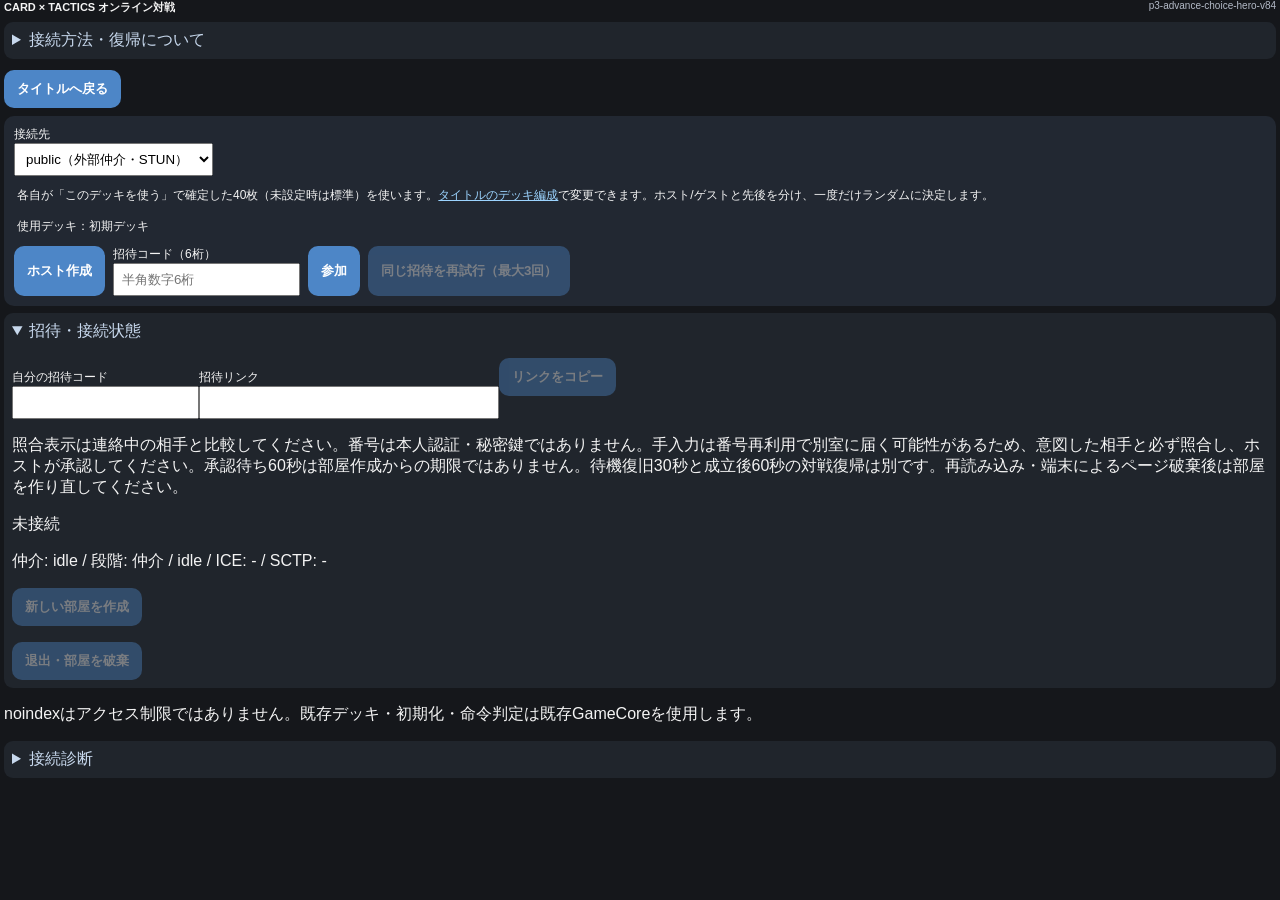
<file: online/index.html>
<!doctype html><html lang="ja"><head><meta charset="utf-8"><meta http-equiv="Content-Security-Policy" content="default-src 'self'; script-src 'self'; style-src 'self'; connect-src https://0.peerjs.com wss://0.peerjs.com; object-src 'none'; base-uri 'none'; form-action 'none'"><meta name="viewport" content="width=device-width,initial-scale=1,viewport-fit=cover"><meta name="robots" content="noindex"><meta name="referrer" content="no-referrer"><title>CARD × TACTICS P3 UI 対戦候補</title><link rel="stylesheet" href="./style.css"><meta name="apple-mobile-web-app-capable" content="yes">
<meta name="mobile-web-app-capable" content="yes">
<meta name="apple-mobile-web-app-title" content="CARD × TACTICS">
<link rel="manifest" href="../manifest.webmanifest">
<link rel="apple-touch-icon" sizes="180x180" href="../assets/app/icon-180.png">
</head><body class="board-rich king-default" data-assets-base="../assets/" data-bgm-source="../assets/audio/battle.m4a"><main><header id="onlineHeader"><strong>CARD × TACTICS オンライン対戦</strong><span id="buildLabel">p3-advance-choice-hero-v84</span></header><details id="help"><summary>接続方法・復帰について</summary><p class="notice">関係者試験用・P3画像・設定・BGM管理の改善候補。全既存カード・先後ランダム・オンラインUndo無効。対戦切断は操作停止し、同じページ・状態保持中は最大60秒の復帰を試みます。期限到達は勝敗なしで中止します。成立前の招待待機は同じ招待で最大30秒・3試行の復旧を行います。<a href="../">タイトルへ戻る</a></p></details><button id="lobbyTitle" type="button">タイトルへ戻る</button><section id="lobby"><label>接続先<select id="profile"><option value="local">local（外部接続なし）</option><option value="public" selected>public（外部仲介・STUN）</option></select></label><select id="startSide" hidden><option value="p">標準対戦</option></select><p>各自が「このデッキを使う」で確定した40枚（未設定時は標準）を使います。<a href="../">タイトルのデッキ編成</a>で変更できます。ホスト/ゲストと先後を分け、一度だけランダムに決定します。</p><p id="onlineActiveDeck" role="status"></p><button id="host">ホスト作成</button><label>招待コード（6桁）<input id="inviteInput" type="text" inputmode="numeric" autocomplete="off" maxlength="2048" placeholder="半角数字6桁"></label><button id="join">参加</button><button id="retryJoin" disabled>同じ招待を再試行（最大3回）</button></section><details id="connectionPanel" open><summary>招待・接続状態</summary><section><label>自分の招待コード <input id="invite" readonly></label><label>招待リンク<input id="inviteLink" readonly></label><button id="copy">リンクをコピー</button><p id="copyResult"></p><div id="pending"></div><p id="comparison"></p><p>照合表示は連絡中の相手と比較してください。番号は本人認証・秘密鍵ではありません。手入力は番号再利用で別室に届く可能性があるため、意図した相手と必ず照合し、ホストが承認してください。承認待ち60秒は部屋作成からの期限ではありません。待機復旧30秒と成立後60秒の対戦復帰は別です。再読み込み・端末によるページ破棄後は部屋を作り直してください。</p><p id="status" role="status">未接続</p><p id="diagnostic"></p><p id="recovery" role="status"></p><button id="recreate" disabled>新しい部屋を作成</button><p id="role"></p><p id="error" role="alert"></p><button id="leave" disabled>退出・部屋を破棄</button></section></details><div id="matchStatus" role="status"></div><div id="recoveryExit" hidden><p>相手の一時切断と退室は、通信できない場合には判別できません。勝敗は確定していません。</p><button id="stopRecovery" type="button">復帰を待つのをやめてタイトルへ戻る</button></div><dialog id="recoveryExitDialog"><p>復帰待ちをやめて退出しますか？ 勝敗や相手の退室を確定する操作ではありません。この試合には戻れません。</p><button id="continueRecovery" type="button">復帰を待つ</button><button id="confirmRecoveryExit" type="button">退出してタイトルへ戻る</button></dialog><section id="match" hidden><div id="app">
<div class="appHeader"><h1 id="assignment"></h1><span class="enemyManaDock" aria-label="相手のマナ"></span><button id="settingsButton" class="settingsTopButton" type="button" aria-label="設定">設定⚙️</button></div><div class="status"><span id="turn" class="badge"></span><button id="showEffects" class="badge statusButton">全体エンチャント🔮<b id="globalEnchantCount">0</b></button></div>

<div id="requestStatus" role="status" aria-live="polite"></div>
<div class="playArea"><div class="boardColumn"><div id="turnIndicator" class="turnIndicator" role="status" hidden></div><div class="kingZone enemy"><span class="kingStat">❤️HP<b id="enemyHp">20</b></span><button class="graveButton" type="button" data-grave="enemy">🪦<b id="enemyGrave">0</b></button><div id="enemyKing" class="king" data-king="enemy">相手の王</div><span class="kingStat manaStat"><span class="manaOwner">相手</span><span class="manaGlyph" aria-hidden="true">💧</span><b id="enemyMana">2/2</b></span></div><div class="boardWrap"><div class="boardPlane"><div id="board" class="board" aria-label="5行5列の戦闘盤面"></div><svg class="boardGrid" viewBox="0 0 5 5" aria-hidden="true"><path data-grid-axis="column" d="M0 0V5"/><path data-grid-axis="column" d="M1 0V5"/><path data-grid-axis="column" d="M2 0V5"/><path data-grid-axis="column" d="M3 0V5"/><path data-grid-axis="column" d="M4 0V5"/><path data-grid-axis="column" d="M5 0V5"/><path data-grid-axis="row" d="M0 0H5"/><path data-grid-axis="row" d="M0 1H5"/><path data-grid-axis="row" d="M0 2H5"/><path data-grid-axis="row" d="M0 3H5"/><path data-grid-axis="row" d="M0 4H5"/><path data-grid-axis="row" d="M0 5H5"/></svg><span class="royalFoot enemy" aria-hidden="true"></span><span class="royalFoot player" aria-hidden="true"></span></div><div id="pieceOverlay" aria-hidden="true"></div><button id="enemyPedestal" class="royalPedestal enemy" type="button" data-king="enemy" aria-label="相手の王"><svg class="royalPlatform" aria-hidden="true"><polygon/></svg><div class="crownModel" aria-hidden="true"><svg class="crownSvg" viewBox="0 0 300 190" xmlns="http://www.w3.org/2000/svg"><defs><linearGradient id="goldA" x1="0" y1="0" x2="1" y2="1"><stop offset="0" stop-color="#2a1805"/><stop offset=".13" stop-color="#9c681d"/><stop offset=".27" stop-color="#f2cc69"/><stop offset=".39" stop-color="#6c4310"/><stop offset=".53" stop-color="#d7a33b"/><stop offset=".69" stop-color="#fff0a3"/><stop offset=".78" stop-color="#8a5818"/><stop offset="1" stop-color="#251505"/></linearGradient><linearGradient id="goldB" x1="0" y1="0" x2="0" y2="1"><stop offset="0" stop-color="#f8dc7a"/><stop offset=".22" stop-color="#a66b1c"/><stop offset=".48" stop-color="#e3b449"/><stop offset=".72" stop-color="#5a350d"/><stop offset="1" stop-color="#d8a13a"/></linearGradient><radialGradient id="gem" cx="35%" cy="25%"><stop offset="0" stop-color="#fff4aa"/><stop offset=".35" stop-color="#d7a42e"/><stop offset="1" stop-color="#5a3208"/></radialGradient><filter id="metal"><feDropShadow dx="0" dy="2" stdDeviation="1.4" flood-color="#000" flood-opacity=".8"/></filter></defs><g filter="url(#metal)" stroke="#211304" stroke-width="4" stroke-linejoin="round"><path fill="url(#goldA)" d="M25 143 C25 121 31 101 43 72 L69 109 L89 48 L118 103 L150 14 L182 103 L211 48 L231 109 L257 72 C269 101 275 121 275 143 Z"/><path fill="#160d04" opacity=".58" d="M41 133 C55 116 66 110 83 121 C101 132 114 119 126 105 C137 92 145 86 150 86 C156 86 165 94 175 106 C188 121 201 132 218 121 C236 109 248 117 260 133 L260 146 L41 146Z"/><path fill="none" stroke="url(#goldB)" stroke-width="8" d="M37 132 C61 107 77 108 96 126 C113 141 126 116 150 91 C174 116 187 141 204 126 C223 108 239 107 263 132"/><path fill="url(#goldB)" d="M22 137 Q150 151 278 137 L274 171 Q150 186 26 171Z"/><path fill="none" stroke="#f4d574" stroke-width="3" opacity=".7" d="M31 148 Q150 159 269 148"/><path fill="none" stroke="#51300c" stroke-width="5" d="M31 162 Q150 175 269 162"/></g><g fill="url(#gem)" stroke="#241504" stroke-width="3"><path d="M150 27 l11 17 -11 18 -11-18z"/><path d="M90 61 l9 14 -9 15 -9-15z"/><path d="M210 61 l9 14 -9 15 -9-15z"/><circle cx="48" cy="91" r="7"/><circle cx="252" cy="91" r="7"/><circle cx="150" cy="126" r="9"/></g><g fill="none" stroke="#d9a63d" stroke-width="5" stroke-linecap="round"><path d="M57 139 C57 117 79 115 84 133 C88 147 105 145 110 132 C116 115 135 113 142 132"/><path d="M243 139 C243 117 221 115 216 133 C212 147 195 145 190 132 C184 115 165 113 158 132"/></g><g fill="#1b1005" opacity=".95"><circle cx="62" cy="155" r="4"/><circle cx="88" cy="158" r="4"/><circle cx="116" cy="160" r="4"/><circle cx="150" cy="162" r="5"/><circle cx="184" cy="160" r="4"/><circle cx="212" cy="158" r="4"/><circle cx="238" cy="155" r="4"/></g><path d="M34 169 Q150 183 266 169" fill="none" stroke="#f4cf64" stroke-width="3" opacity=".6"/></svg></div><span class="kingLabel">相手の王</span></button><button id="playerPedestal" class="royalPedestal player" type="button" data-king="own" aria-label="あなたの王"><svg class="royalPlatform" aria-hidden="true"><polygon/></svg><div class="crownModel" aria-hidden="true"><svg class="crownSvg" viewBox="0 0 300 190" xmlns="http://www.w3.org/2000/svg"><defs><linearGradient id="goldA" x1="0" y1="0" x2="1" y2="1"><stop offset="0" stop-color="#2a1805"/><stop offset=".13" stop-color="#9c681d"/><stop offset=".27" stop-color="#f2cc69"/><stop offset=".39" stop-color="#6c4310"/><stop offset=".53" stop-color="#d7a33b"/><stop offset=".69" stop-color="#fff0a3"/><stop offset=".78" stop-color="#8a5818"/><stop offset="1" stop-color="#251505"/></linearGradient><linearGradient id="goldB" x1="0" y1="0" x2="0" y2="1"><stop offset="0" stop-color="#f8dc7a"/><stop offset=".22" stop-color="#a66b1c"/><stop offset=".48" stop-color="#e3b449"/><stop offset=".72" stop-color="#5a350d"/><stop offset="1" stop-color="#d8a13a"/></linearGradient><radialGradient id="gem" cx="35%" cy="25%"><stop offset="0" stop-color="#fff4aa"/><stop offset=".35" stop-color="#d7a42e"/><stop offset="1" stop-color="#5a3208"/></radialGradient><filter id="metal"><feDropShadow dx="0" dy="2" stdDeviation="1.4" flood-color="#000" flood-opacity=".8"/></filter></defs><g filter="url(#metal)" stroke="#211304" stroke-width="4" stroke-linejoin="round"><path fill="url(#goldA)" d="M25 143 C25 121 31 101 43 72 L69 109 L89 48 L118 103 L150 14 L182 103 L211 48 L231 109 L257 72 C269 101 275 121 275 143 Z"/><path fill="#160d04" opacity=".58" d="M41 133 C55 116 66 110 83 121 C101 132 114 119 126 105 C137 92 145 86 150 86 C156 86 165 94 175 106 C188 121 201 132 218 121 C236 109 248 117 260 133 L260 146 L41 146Z"/><path fill="none" stroke="url(#goldB)" stroke-width="8" d="M37 132 C61 107 77 108 96 126 C113 141 126 116 150 91 C174 116 187 141 204 126 C223 108 239 107 263 132"/><path fill="url(#goldB)" d="M22 137 Q150 151 278 137 L274 171 Q150 186 26 171Z"/><path fill="none" stroke="#f4d574" stroke-width="3" opacity=".7" d="M31 148 Q150 159 269 148"/><path fill="none" stroke="#51300c" stroke-width="5" d="M31 162 Q150 175 269 162"/></g><g fill="url(#gem)" stroke="#241504" stroke-width="3"><path d="M150 27 l11 17 -11 18 -11-18z"/><path d="M90 61 l9 14 -9 15 -9-15z"/><path d="M210 61 l9 14 -9 15 -9-15z"/><circle cx="48" cy="91" r="7"/><circle cx="252" cy="91" r="7"/><circle cx="150" cy="126" r="9"/></g><g fill="none" stroke="#d9a63d" stroke-width="5" stroke-linecap="round"><path d="M57 139 C57 117 79 115 84 133 C88 147 105 145 110 132 C116 115 135 113 142 132"/><path d="M243 139 C243 117 221 115 216 133 C212 147 195 145 190 132 C184 115 165 113 158 132"/></g><g fill="#1b1005" opacity=".95"><circle cx="62" cy="155" r="4"/><circle cx="88" cy="158" r="4"/><circle cx="116" cy="160" r="4"/><circle cx="150" cy="162" r="5"/><circle cx="184" cy="160" r="4"/><circle cx="212" cy="158" r="4"/><circle cx="238" cy="155" r="4"/></g><path d="M34 169 Q150 183 266 169" fill="none" stroke="#f4cf64" stroke-width="3" opacity=".6"/></svg></div><span class="kingLabel">あなたの王</span></button></div>
<div class="kingZone player"><span class="kingStat">❤️HP<b id="ownHp">20</b></span><button class="graveButton" type="button" data-grave="own">🪦<b id="ownGrave">0</b></button><div id="ownKing" class="king" data-king="own">あなたの王</div><span class="kingStat manaStat"><span class="manaOwner">自分</span><span class="manaGlyph" aria-hidden="true">💧</span><b id="ownMana">1/1</b></span></div></div><aside id="infoPanel" aria-live="polite"><div class="infoHeading">選択中の情報</div><div id="infoContent" class="infoContent"></div><div id="actions"></div></aside></div><aside id="opponentCard" class="opponentCard" aria-label="相手が使用したカード" hidden></aside><div id="infoScrollUp" class="scrollHint info" aria-hidden="true">▲</div><div id="infoScrollDown" class="scrollHint info" aria-hidden="true">▼</div>
<div class="handTitle">手札（タップして使用）</div><div class="handScroller"><button type="button" id="handScrollLeft" class="handScrollButton" aria-label="手札を左へスクロール">◀</button><div id="hand" class="hand"></div><button type="button" id="handScrollRight" class="handScrollButton" aria-label="手札を右へスクロール">▶</button></div>
<div class="battleStrip" aria-label="手札と対戦操作"><div class="stripLeft"></div><div class="stripRight"><div class="stripButtons"></div><div class="stripEnd"></div></div></div><div class="controls"><span class="manaDock" aria-label="自分のマナ"></span><details class="layoutLog"><summary aria-label="戦闘ログ">戦闘ログ<span id="latestAction" class="latestAction" role="status" aria-label="最新の行動"><span id="latestActionText">直近の行動はありません</span></span></summary><div class="logPanel"><div id="log" role="log" aria-label="戦闘ログ"></div></div></details><button id="endTurn">ターン終了</button><button id="onlineUndo" class="secondary" aria-label="1手戻る（オンライン無効）" title="オンライン対戦では1手戻るは利用できません" disabled>1手戻る</button><button id="onlineSurrender" class="secondary">投了</button></div>
<div id="overlay"><div class="result"><h2 id="result" role="status"></h2><div class="resultActions"><button id="resultTitle" hidden>タイトルに戻る</button></div></div></div>
<p id="effects" hidden></p><p id="revision" hidden></p>
</div></section>

<div id="turnPopup" role="status" aria-live="polite" hidden></div><div id="settingsOverlay" aria-hidden="true"><div class="settingsPanel" role="dialog" aria-modal="true" aria-labelledby="settingsTitle"><div class="settingsHead"><b id="settingsTitle">⚙️ 設定</b><button id="settingsClose" type="button">×</button></div><div class="settingsGroup"><div class="settingsLabel">視点比較（試作）</div><div class="settingsChoices" data-setting="view"><button type="button" data-value="current">A：現行方向</button><button type="button" data-value="left">B：左回転俯瞰</button></div><div class="settingsNote">横画面で比較します。端末だけの表示設定です。Bは正式採用前の試作です。</div></div><div class="settingsGroup"><div class="settingsLabel">ボード</div><div class="settingsChoices" data-setting="board"><button type="button" data-value="rich">リッチ</button><button type="button" data-value="simple">シンプル</button><button type="button" data-value="antique">アンティーク</button><button type="button" data-value="light">ライト</button></div></div><div class="settingsGroup"><div class="settingsLabel">王アイコン</div><div class="settingsChoices kingChoices" data-setting="king"><button type="button" data-value="simple1">デフォルト</button><button type="button" data-value="dark">ダーク</button><button type="button" data-value="default">ゴージャス</button><button type="button" data-value="simple2">シンプル</button><button type="button" data-value="oldking">老王1</button><button type="button" data-value="oldking2">老王2</button><button type="button" data-value="youngking">若王</button></div><div class="settingsNote">王冠画像アセットを切り替えます。ゲームルールには影響しません。</div></div><div class="settingsGroup"><div class="settingsLabel">BGM</div><div class="settingsChoices"><button type="button" data-bgm-enabled="true">ON</button><button type="button" data-bgm-enabled="false">OFF</button></div><div class="audioVolumeRow"><label for="bgmVolume">音量</label><input id="bgmVolume" type="range" min="0" max="100" step="1" value="50" aria-describedby="bgmStatus"><output id="bgmVolumeValue" for="bgmVolume">50％</output></div><div id="bgmStatus" class="settingsNote">対戦中にループ再生します。音量0％は無音です。</div></div><div class="settingsGroup"><div class="settingsLabel">効果音（試遊）</div><div class="settingsChoices"><button type="button" data-summon-se-enabled="true">ON</button><button type="button" data-summon-se-enabled="false">OFF</button></div><div class="audioVolumeRow"><label for="summon-seVolume">音量</label><input id="summon-seVolume" type="range" min="0" max="100" step="1" value="25"><output id="summon-seVolumeValue" for="summon-seVolume">25％</output></div></div><div class="settingsGroup"><div class="settingsLabel">クリーチャー名称表示</div><div class="settingsChoices" id="creatureNameChoices"><button type="button" data-name-visible="true">ON</button><button type="button" data-name-visible="false">OFF</button></div><div class="settingsNote">盤上のクリーチャー名称のみ表示・非表示を切り替えます。</div></div></div></div>
<dialog id="surrenderDialog" class="surrenderConfirm"><p>投了しますか？</p><button id="continueMatch">対戦を続ける</button><button id="confirmSurrender">投了する</button></dialog><button id="move" hidden disabled></button><input id="from" hidden><input id="to" hidden><p>noindexはアクセス制限ではありません。既存デッキ・初期化・命令判定は既存GameCoreを使用します。</p><details id="diagnosticsPanel"><summary>接続診断</summary><section><h2>接続診断</h2><p>直近100件。仲介とDataChannelを分けて記録します。招待・IP・SDP・ゲーム内容は含みません。自動送信しません。onlineは参考値で、到達保証ではありません。退出後も閲覧できます。</p><textarea id="diagnosticLog" readonly rows="10" aria-label="接続診断ログ"></textarea><button id="copyDiagnostics">診断をコピー</button><p id="diagnosticCopyResult" role="status"></p></section></details></main><script src="./peerjs.js"></script><script src="./core-bundle.js"></script><script src="./session.js"></script><script src="./deck-library.js"></script><script src="./fixture.js"></script><script src="./profiles.js"></script><script src="./bgm.js"></script><script src="./summon-presentation.js"></script><script src="./card-resources.js"></script><script src="./normal-ui.js"></script><script src="./ui.js"></script><script src="./recovery.js"></script><script src="./app.js"></script></body></html>
</file>
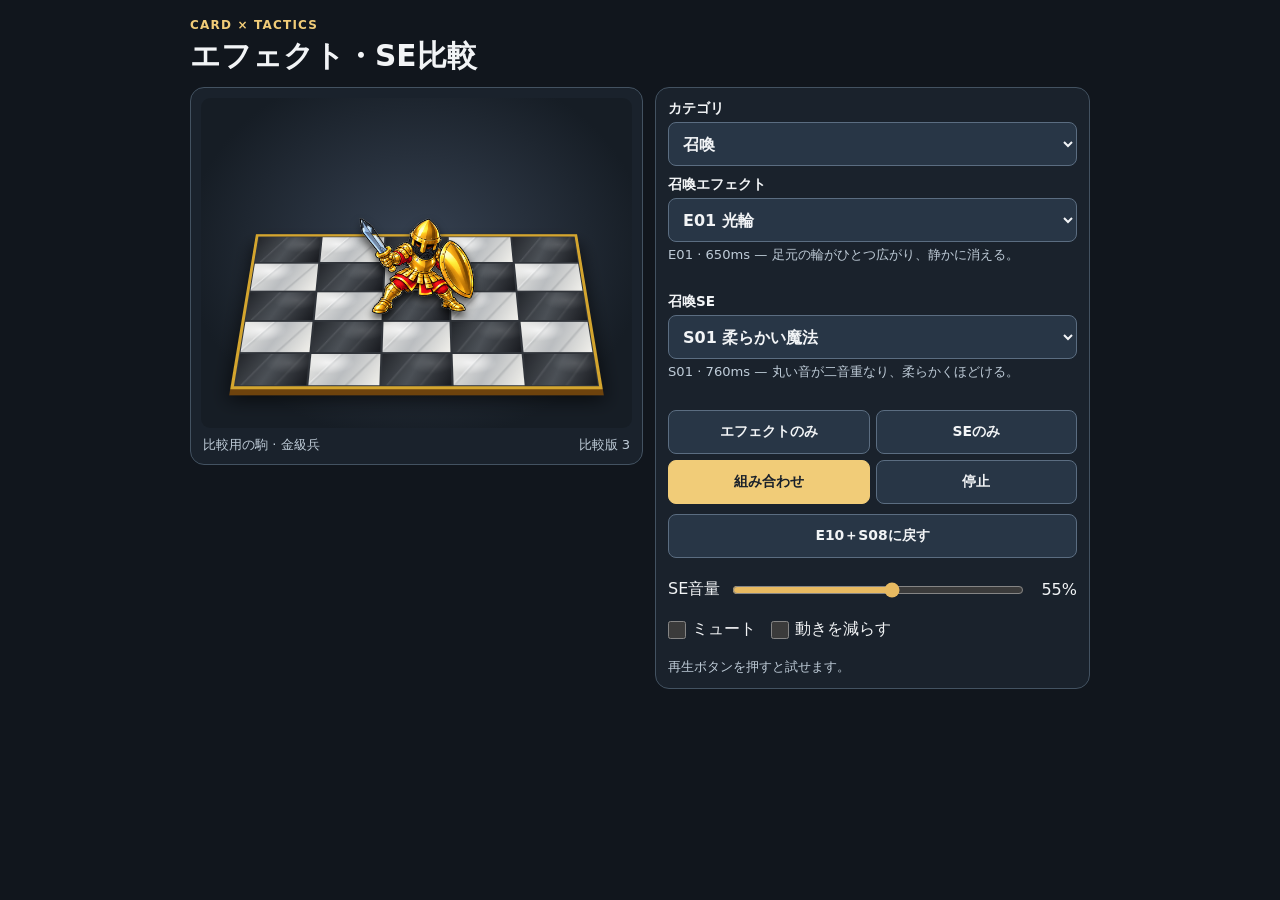
<file: summon-samples/index.html>
<!doctype html>
<html lang="ja">
<head>
  <meta charset="utf-8">
  <meta name="viewport" content="width=device-width, initial-scale=1, viewport-fit=cover">
  <meta name="theme-color" content="#11161d">
  <link rel="stylesheet" href="style.css?v=3">
  <script src="effects.js?v=2" defer></script>
  <script src="sounds.js?v=2" defer></script>
  <script src="attack-effects.js?v=3" defer></script>
  <script src="action-sounds.js?v=3" defer></script>
  <script src="preview.js?v=3" defer></script>
  <title>エフェクト・SE比較 | CARD × TACTICS</title>
</head>
<body>
  <main>
    <header>
      <span class="brand">CARD × TACTICS</span>
      <h1>エフェクト・SE比較</h1>
    </header>
    <div class="comparison">
      <section class="preview" aria-label="演出プレビュー">
        <div class="stage">
          <div id="board" class="board" aria-hidden="true"></div>
          <div id="summonScene" class="summon" aria-hidden="true">
            <img id="unit" src="../assets/creature/gold.png" alt="" width="512" height="341" draggable="false">
            <div id="effects" class="effects"></div>
          </div>
          <div id="attackScene" class="attackScene" aria-hidden="true" hidden>
            <img class="attackUnit attacker" src="../assets/creature/gold.png" alt="" width="512" height="341" draggable="false">
            <img class="attackUnit target" id="target" src="../assets/creature/infantry.png" alt="" width="512" height="341" draggable="false">
            <div id="attackImpact" class="attackImpact"></div>
          </div>
          <div id="cardScene" class="cardScene" aria-hidden="true" hidden>ファイヤーボルト</div>
        </div>
        <p class="stage-caption"><span id="stageLabel">比較用の駒 · 金級兵</span><span>比較版 3</span></p>
      </section>
      <section class="controls" aria-label="候補と再生設定">
        <div class="candidate">
          <label for="category">カテゴリ</label>
          <select id="category">
            <option value="summon">召喚</option>
            <option value="attack">通常攻撃</option>
            <option value="card">カード使用SE</option>
          </select>
        </div>
        <div class="candidate" id="effectChoice">
          <label for="effect" id="effectLabel">召喚エフェクト</label>
          <select id="effect" aria-describedby="effectInfo"></select>
          <p id="effectInfo"></p>
        </div>
        <div class="candidate">
          <label for="sound" id="soundLabel">召喚SE</label>
          <select id="sound" aria-describedby="soundInfo"></select>
          <p id="soundInfo"></p>
        </div>
        <div class="play-buttons" aria-label="再生操作" role="group">
          <button type="button" data-play="effect">エフェクトのみ</button>
          <button type="button" data-play="sound">SEのみ</button>
          <button type="button" data-play="both" class="primary">組み合わせ</button>
          <button type="button" id="stop">停止</button>
        </div>
        <button type="button" id="reference">E10＋S08に戻す</button>
        <div class="options">
          <div class="volume">
            <label for="volume">SE音量</label>
            <input id="volume" type="range" min="0" max="100" value="55">
            <output id="level" for="volume">55%</output>
          </div>
          <label class="check"><input type="checkbox" id="mute">ミュート</label>
          <label class="check"><input type="checkbox" id="gentle">動きを減らす</label>
          <label class="check" id="damageChoice" hidden><input type="checkbox" id="damage" checked>試演ダメージ4を表示</label>
        </div>
        <p id="status" class="status" role="status">再生ボタンを押すと試せます。</p>
      </section>
    </div>
  </main>
</body>
</html>
</file>
<file: online/style.css>
*{box-sizing:border-box;-webkit-tap-highlight-color:transparent}body{margin:0;background:#15171b;color:#f4f4f4;font-family:-apple-system,BlinkMacSystemFont,"Helvetica Neue",sans-serif}#app{max-width:720px;margin:auto;padding:10px}h1{font-size:20px;margin:4px 0 8px}.status{display:flex;gap:6px;flex-wrap:wrap;background:#22262d;border-radius:12px;padding:8px;margin-bottom:8px;font-size:13px}.badge{background:#303640;padding:5px 8px;border-radius:8px}#message{min-height:34px;background:#1d2127;border-radius:10px;padding:8px;margin-bottom:64px;font-size:13px}.boardWrap{position:relative;margin:auto;width:min(92vw,560px);aspect-ratio:1}.board{display:grid;grid-template-columns:repeat(5,1fr);grid-template-rows:repeat(5,1fr);width:100%;height:100%;border:2px solid #b99b62;background:#c8a66b;gap:1px}.cell{position:relative;background:#d8bd84;border:1px solid #9c7d4b;display:flex;align-items:center;justify-content:center}.cell.cpuSelected{outline:4px solid #ffd36b;outline-offset:-4px}.king.hitFlash::after{content:"✴️";position:absolute;inset:0;display:flex;align-items:center;justify-content:center;font-size:40px;z-index:8;pointer-events:none;animation:hitPop .70s ease-out forwards}.king.hitFlash{position:relative}.cell.hitFlash::after{content:"✴️";position:absolute;inset:0;display:flex;align-items:center;justify-content:center;font-size:clamp(28px,9vw,54px);z-index:5;pointer-events:none;animation:hitPop .70s ease-out forwards}@keyframes hitPop{0%{opacity:0;transform:scale(.5)}25%{opacity:1;transform:scale(1.25)}100%{opacity:0;transform:scale(1.5)}}.cell.selected{outline:4px solid #55a8ff;outline-offset:-4px}.cell.summonTarget{background:#69c889;box-shadow:inset 0 0 0 2px #287849}.cell.moveTarget{background:#78b8f5}.cell.attackTarget{background:#f08080}.cell.bothTarget{background:#b391ed}.kingZone.spellTarget .king{outline:3px solid #ffad4e;outline-offset:3px}.cell.spellTarget{outline:4px solid #ffad4e;outline-offset:-4px}.kingZone.enemy.attackable .king{outline:3px solid #f08080;outline-offset:3px}.piece{position:relative;width:78%;height:78%;border-radius:50%;display:flex;flex-direction:column;align-items:center;justify-content:center;font-weight:800;border:2px solid #333;box-shadow:0 2px 4px #0006}.actionDot{position:absolute;top:5%;width:clamp(8px,2.5vw,12px);height:clamp(8px,2.5vw,12px);border-radius:50%;border:1px solid #ffffffaa;box-shadow:0 1px 2px #0008;pointer-events:none;z-index:2}.actionDot.attack{right:22%;background:#ed3434}.actionDot.move{right:3%;background:#258aff}.piece.player{background:#f2d39a;color:#6c351d}.piece.cpu{background:#a9c5e5;color:#173d62}.pname{font-size:clamp(15px,4.5vw,27px)}.pstats{font-size:9px}.kingZone{position:absolute;left:0;width:100%;height:11%;z-index:4;display:flex;align-items:center;justify-content:center;pointer-events:auto}.kingZone.enemy{top:-13%}.kingZone.player{bottom:-13%}.king{pointer-events:auto;cursor:pointer}.king{background:#7f2020;border:2px solid #f2d37c;border-radius:12px;padding:6px 12px;font-weight:800;box-shadow:0 3px 8px #0008}.handTitle{font-size:13px;margin:65px 0 5px}.hand{display:flex;gap:7px;overflow-x:auto;padding:2px 1px 7px}.card{min-width:82px;background:#252a32;border:1px solid #555d69;border-radius:10px;padding:7px;text-align:center}.card.spell{background:#492a23;border-color:#cf704c}.card.enchant{background:#33294e;border-color:#ad8bea}.cell.mineCell::before{content:"✹";position:absolute;top:2px;left:3px;color:#edb85e;font-size:14px;opacity:.75;pointer-events:none}.cell.mineCell.ownMine::before{content:"✹";color:#ff6e6e;opacity:1}.battleTag{background:#643f22;color:#ffdb9a;border-radius:6px;padding:2px 6px;font-size:11px}.piece.berserk{box-shadow:0 0 0 3px #bb80ff,0 2px 7px #0008}.buffTag{position:absolute;bottom:-9px;background:#6736a1;color:white;border-radius:7px;padding:1px 4px;font-size:9px;white-space:nowrap;z-index:3}.card.selected{border:3px solid #55a8ff;padding:5px}.card .name{font-weight:800;font-size:16px}.card .cost{font-size:12px}.card .desc{font-size:9px;margin-top:3px}.controls{display:flex;gap:8px;margin-top:3px}button{border:0;border-radius:10px;padding:10px 13px;font-weight:800;background:#4d86c7;color:white}button.secondary{background:#555d69}button:disabled{opacity:.4}#log{margin-top:8px;background:#101216;border-radius:10px;padding:8px;height:120px;overflow:auto;font-size:11px;line-height:1.45}#overlay{position:fixed;inset:0;background:#000b;display:none;align-items:center;justify-content:center;z-index:20}#overlay.show{display:flex}.result{background:#252a32;border:2px solid #aaa;border-radius:16px;padding:24px;text-align:center;width:min(88vw,360px)}

/* Phase 1: portrait-friendly board + persistent right information panel */
#app{max-width:720px;padding:8px}h1{font-size:clamp(13px,3.6vw,19px);overflow-wrap:anywhere;margin-bottom:7px}
.status{margin-bottom:6px;font-size:11px;padding:5px;gap:4px}.badge{padding:4px 6px}
#message{margin:0 0 7px;min-height:32px;padding:7px;font-size:12px}
.royalStatus{display:flex;align-items:center;justify-content:space-between;gap:5px;background:#272c34;border-radius:9px;padding:7px 9px;font-size:clamp(11px,3vw,14px);margin:5px 0}
.playArea{display:grid;grid-template-columns:minmax(0, 66fr) minmax(0, 34fr);gap:7px;align-items:start;margin-top:5px}
.boardColumn{min-width:0;display:flex;flex-direction:column;gap:5px}
.boardWrap{position:relative;width:100%;aspect-ratio:1;margin:0}
.boardColumn .kingZone{position:relative;top:auto;bottom:auto;left:auto;width:100%;height:auto;min-height:33px;z-index:4;pointer-events:auto}
.boardColumn .king{font-size:clamp(10px,2.8vw,14px);padding:5px 6px;text-align:center}
.boardColumn .kingZone.player{pointer-events:auto}
#infoPanel{min-width:0;border:1px solid #536071;border-radius:11px;background:#222832;overflow:hidden;display:flex;flex-direction:column;max-height:min(70vh,550px)}
.infoHeading{padding:8px 6px;font-size:clamp(11px,3vw,14px);font-weight:800;background:#343d4c;border-bottom:1px solid #596274}
.infoContent{padding:8px 7px;font-size:clamp(10px,2.8vw,13px);line-height:1.5;overflow-y:auto;overflow-wrap:anywhere;min-height:155px;white-space:normal}
.infoContent .infoName{font-weight:800;font-size:clamp(13px,3.5vw,17px);margin-bottom:5px;color:#ffe2a7}
.infoContent .useCardButton{width:100%;margin-top:12px;background:#3d9a73;cursor:pointer;touch-action:manipulation}.infoContent .infoLine{margin:5px 0}.infoContent .infoEffect{margin-top:8px;padding-top:7px;border-top:1px solid #505b6a}
.handTitle{margin:10px 0 5px}.hand{margin-bottom:2px}
.pname{font-size:clamp(13px,3.8vw,24px)}.pstats{font-size:clamp(6px,1.8vw,9px)}
.actionDot{width:clamp(6px,2vw,11px);height:clamp(6px,2vw,11px)}
@media(min-width:550px){.playArea{grid-template-columns:minmax(0, 66fr) minmax(0, 34fr);gap:14px}.infoContent{font-size:14px}.boardColumn .king{font-size:15px}}

/* Two-row king status: HP | king | graveyard, with mana below HP. */
.boardColumn .kingZone{display:grid;grid-template-columns:minmax(0,1fr) minmax(0,1.45fr) minmax(0,1fr);grid-template-rows:auto auto;column-gap:4px;row-gap:2px;align-items:center;min-height:52px;pointer-events:auto}
.boardColumn .kingZone .king{grid-column:2;grid-row:1;font-size:clamp(9px,2.6vw,14px);padding:6px 3px;white-space:nowrap;cursor:pointer;touch-action:manipulation;min-width:0}
.kingStat{font-size:clamp(9px,2.3vw,13px);white-space:nowrap;display:flex;align-items:center;gap:1px;justify-content:flex-start;min-width:0}
.kingZone .kingStat:not(.manaStat){grid-column:1;grid-row:1}
.kingZone .graveButton{grid-column:3;grid-row:1;justify-self:end}
.kingStat.manaStat{grid-column:1 / -1;grid-row:2;justify-content:flex-start;padding-left:1px}
.kingStat b{font-variant-numeric:tabular-nums}
@media(max-width:380px){.boardColumn .kingZone .king{font-size:10px;padding:5px 2px}.kingStat{font-size:9px;letter-spacing:-.3px}}

/* Fixed geometry: card labels must never resize the board or pieces. */
.board{grid-template-columns:repeat(5,minmax(0,1fr));grid-template-rows:repeat(5,minmax(0,1fr));min-width:0;min-height:0}
.cell{min-width:0;min-height:0;overflow:hidden;isolation:isolate}
.piece{box-sizing:border-box;flex:none;width:78%;height:78%;min-width:0;min-height:0;aspect-ratio:1;border-radius:50%;overflow:visible;display:block;text-align:center}
.piece .pieceFace{position:absolute;inset:0;border-radius:50%;overflow:hidden;display:flex;flex-direction:column;align-items:center;justify-content:center;gap:0;padding:3px 1px 2px;min-width:0;min-height:0}
.piece .pname{display:flex;align-items:baseline;justify-content:center;max-width:100%;width:100%;min-width:0;white-space:nowrap;line-height:1.05;font-size:inherit;font-weight:800}
.piece .pnameLead{font-size:clamp(10px,3.8vw,24px);flex:none;line-height:1.05}
.piece .pnameRest{display:block;min-width:0;flex:0 1 auto;font-size:var(--rest-size, 10px);white-space:nowrap;letter-spacing:-.04em;line-height:1.05}
.piece .pstats{position:absolute;left:50%;bottom:-9px;transform:translateX(-50%);z-index:4;display:block;width:max-content;max-width:calc(100% + 18px);padding:1px 3px;border-radius:5px;background:rgba(255,247,225,.96);color:#4a2a1c;border:1px solid rgba(60,48,35,.35);font-size:clamp(8px,1.75vw,11px);font-weight:800;white-space:nowrap;line-height:1.2;font-variant-numeric:tabular-nums;pointer-events:none}
@media(min-width:550px){.piece .pnameLead{font-size:clamp(18px,2.8vw,25px)}.piece .pstats{font-size:11px}}
.piece .buffTag{top:-9px;bottom:auto;left:50%;transform:translateX(-50%)}

/* Data-driven movement/attack diagrams. Keep all cells inside the narrow info panel. */
.rangeSection{margin-top:9px;padding-top:8px;border-top:1px solid #505b6a}
.rangeTitle{font-weight:800;font-size:12px;margin-bottom:4px}
.rangeGrid{display:grid;grid-template-columns:repeat(5,minmax(0,1fr));width:100%;max-width:180px;gap:0;margin:0 auto 5px;direction:ltr}
.rangeCell{aspect-ratio:1;display:flex;align-items:center;justify-content:center;font-size:clamp(9px,2.6vw,16px);line-height:1;min-width:0;white-space:nowrap}
.rangeCell.origin{color:#fff;font-size:clamp(10px,3vw,17px);font-weight:800}
.rangeGrid.movement .rangeCell.arrow{color:#70b7ff}
.rangeGrid.attack .rangeCell.arrow{color:#ff8585}
.rangeCell.pass{color:#9aa3b1;font-size:12px}
.rangeNote{font-size:10px;color:#b6bfcd;line-height:1.35}

/* Match the panel to the board plus both king status rows; scroll content independently. */
#infoPanel{height:var(--panel-height, 330px);max-height:var(--panel-height, 330px);min-height:0}
.infoContent{flex:1;min-height:0;overflow-y:auto;overscroll-behavior:contain;-webkit-overflow-scrolling:touch;padding:7px 6px}
.infoContent .infoLine{margin:3px 0}
.infoContent .infoEffect{margin-top:6px;padding-top:5px}
.rangePair{display:grid;grid-template-columns:repeat(2,minmax(0,1fr));gap:4px;margin-top:7px;border-top:1px solid #505b6a;padding-top:6px}
.rangePair .rangeSection{min-width:0;margin:0;padding:0;border:0}
.rangePair .rangeTitle{font-size:clamp(9px,2.4vw,12px);margin-bottom:3px;white-space:nowrap}
.rangePair .rangeGrid{width:100%;max-width:100px;margin:0 auto 2px;gap:0}
.rangePair .rangeCell{font-size:clamp(8px,2vw,13px)}
.rangePair .rangeCell.origin{font-size:clamp(9px,2.4vw,14px)}
.rangePair .rangeNote{font-size:9px;line-height:1.25;margin-top:3px}
.graveButton{background:#25303e;color:#fff;border:1px solid #6b798a;border-radius:7px;padding:3px 5px;font-size:clamp(10px,2.7vw,13px);white-space:nowrap;cursor:pointer}.graveButton b{margin-left:2px}.graveButton:active{background:#46576c}.statusButton{font:inherit;color:inherit;border:0;cursor:pointer;white-space:nowrap}.statusButton:active{background:#46576c}.globalEnchantButton{width:100%;margin:4px 0;background:#51456f;text-align:left;cursor:pointer}

/* iPhone: keep the build label and top status in one row. */
@media (max-width:600px){
 h1{font-size:clamp(8px,2.35vw,12px);line-height:1.15;white-space:nowrap;overflow:hidden;text-overflow:clip;margin:3px 0 6px}
 .status{flex-wrap:nowrap;gap:2px;padding:4px;font-size:clamp(7px,1.9vw,9px);white-space:nowrap;overflow:hidden}
 .status .badge{padding:3px 4px;flex:0 0 auto;border-radius:6px}
}
.cell.cellEnchanted{box-shadow:inset 0 0 0 3px #9b7cff}
.cell.cellEnchanted::after{content:"🔮";position:absolute;right:2px;bottom:1px;font-size:11px;line-height:1;pointer-events:none;z-index:1}

/* Pseudo-3D board prototype: visual layer only. Game coordinates remain 5x5. */
.boardWrap{
  perspective:700px;
  perspective-origin:50% 100%;
  overflow:visible;
}
.board{
  transform-origin:50% 100%;
  transform:rotateX(42deg);
  transform-style:preserve-3d;
  box-shadow:0 13px 0 #80633a,0 18px 20px #0009;
  border-width:3px;
  will-change:transform;
}
.cell{
  transform-style:preserve-3d;
}
/* Keep pieces readable while the board itself recedes into perspective. */
.cell .piece{
  transform:rotateX(-42deg) translateZ(5px) scale(.88);
  transform-origin:center center;
}
.cell.cellEnchanted::after,
.cell.mineCell::before{
  transform:rotateX(-42deg) translateZ(7px);
  transform-origin:center center;
}
@media(max-width:600px){
  .boardWrap{perspective:560px;margin-top:-3%;margin-bottom:-7%}
  .board{transform:rotateX(40deg);box-shadow:0 9px 0 #80633a,0 14px 16px #0009}
  .cell .piece{transform:rotateX(-40deg) translateZ(4px) scale(.9)}
  .cell.cellEnchanted::after,.cell.mineCell::before{transform:rotateX(-40deg) translateZ(6px)}
}

/* Pseudo-3D piece prototype: common sphere + screen-facing HUD. */
.cell .piece{
  width:88%;height:88%;border:0;background:transparent!important;box-shadow:none!important;
  overflow:visible;display:block;transform-style:preserve-3d;
}
.pieceOrb{
  position:absolute;left:50%;top:49%;width:56%;aspect-ratio:1;border-radius:50%;
  transform:translate(-50%,-50%);
  border:1.5px solid rgba(255,255,255,.55);
  box-shadow:inset -8px -10px 12px rgba(0,0,0,.38),inset 7px 7px 10px rgba(255,255,255,.28),0 5px 7px rgba(0,0,0,.55);
  pointer-events:none;
}
.piece.player .pieceOrb{background:radial-gradient(circle at 32% 27%,#fff4cf 0 12%,#e3a951 42%,#8a4b20 76%,#472510 100%)}
.piece.cpu .pieceOrb{background:radial-gradient(circle at 32% 27%,#eef8ff 0 12%,#7eb9e9 42%,#315f91 76%,#17314f 100%)}
.pieceHud{
  position:absolute;left:50%;top:50%;transform:translate(-50%,-50%);z-index:5;
  width:max-content;min-width:64%;max-width:116%;padding:2px 4px 2px;
  border-radius:6px;text-align:center;line-height:1.05;white-space:nowrap;
  background:rgba(20,23,28,.88);border:1px solid rgba(255,255,255,.68);
  box-shadow:0 2px 5px rgba(0,0,0,.65);pointer-events:none;
}
.piece.player .pieceHud{color:#fff3c9}.piece.cpu .pieceHud{color:#eaf6ff}
.pieceHudName{font-size:clamp(8px,1.8vw,11px);font-weight:900;letter-spacing:-.03em}
.pieceHudStats{margin-top:2px;font-size:clamp(7px,1.55vw,9px);font-weight:850;font-variant-numeric:tabular-nums;color:#fff}
.piece .actionDot{top:-2px;z-index:7}.piece .actionDot.attack{right:12%}.piece .actionDot.move{right:-3%}
.piece .buffTag{top:-12px;z-index:8}
@media(max-width:600px){
 .pieceHud{padding:1px 3px;min-width:66%;max-width:122%}
 .pieceHudName{font-size:clamp(7px,2.05vw,10px)}
 .pieceHudStats{font-size:clamp(6.5px,1.75vw,8.5px)}
}

/* Sphere-piece fix: make the model unmistakably spherical and keep the HUD screen-facing/readable. */
.cell .piece{
  width:100%;height:100%;
  transform:rotateX(-42deg) translateZ(18px) scale(1.28) !important;
  transform-origin:50% 50%;
  overflow:visible;
}
.pieceOrb{
  left:50%;top:46%;width:76%;height:auto;aspect-ratio:1;
  border:2px solid rgba(255,255,255,.75);
  box-shadow:inset -13px -15px 18px rgba(0,0,0,.5),inset 10px 10px 15px rgba(255,255,255,.4),0 9px 12px rgba(0,0,0,.65);
}
.pieceHud{
  top:83%;min-width:92%;max-width:145%;padding:3px 5px;
  border-radius:7px;background:rgba(17,20,25,.94);
  border:1.5px solid rgba(255,255,255,.82);
}
.pieceHudName{font-size:clamp(9px,2.55vw,13px)}
.pieceHudStats{font-size:clamp(8px,2.15vw,11px)}
@media(max-width:600px){
 .cell .piece{transform:rotateX(-40deg) translateZ(16px) scale(1.24) !important}
 .pieceOrb{width:74%}
 .pieceHud{top:82%;min-width:92%;max-width:148%;padding:2px 4px}
 .pieceHudName{font-size:clamp(8px,2.5vw,12px)}
 .pieceHudStats{font-size:clamp(7.5px,2.05vw,10px)}
}

/* Piece visual layer v3: keep 3D board and screen-facing pieces completely separate. */
.boardWrap{position:relative}
#pieceOverlay{position:absolute;inset:0;z-index:12;pointer-events:none;overflow:visible}
/* The in-cell piece remains only as game-state markup; visual representation is the overlay. */
.board .cell>.piece{visibility:hidden!important}
.overlayPiece{position:absolute;width:58px;height:58px;transform:translate(-50%,-50%);pointer-events:none;overflow:visible}
.overlayOrb{position:absolute;left:50%;top:45%;width:38px;height:38px;transform:translate(-50%,-50%);border-radius:50%;border:2px solid rgba(255,255,255,.85);box-shadow:inset -9px -11px 13px rgba(0,0,0,.52),inset 7px 7px 10px rgba(255,255,255,.5),0 6px 9px rgba(0,0,0,.7)}
.overlayPiece.player .overlayOrb{background:radial-gradient(circle at 30% 25%,#fff9dd 0 10%,#f0c56c 27%,#bd7733 58%,#6b3519 80%,#35190d 100%)}
.overlayPiece.cpu .overlayOrb{background:radial-gradient(circle at 30% 25%,#f7fcff 0 10%,#a9d7f5 27%,#5797cb 58%,#2d5e91 80%,#142d4c 100%)}
.overlayHud{position:absolute;left:50%;top:68%;transform:translateX(-50%);min-width:54px;max-width:76px;padding:2px 4px 3px;border-radius:5px;background:rgba(16,19,24,.96);border:1px solid rgba(255,255,255,.82);box-shadow:0 2px 5px #000a;text-align:center;white-space:nowrap;line-height:1.05}
.overlayName{font-size:10px;font-weight:900;color:#fff4cc;letter-spacing:-.04em;overflow:hidden;text-overflow:clip}
.overlayPiece.cpu .overlayName{color:#eaf7ff}
.overlayStats{font-size:9px;font-weight:900;color:#fff;margin-top:2px;font-variant-numeric:tabular-nums}
.overlayDot{position:absolute;top:3px;width:10px;height:10px;border-radius:50%;border:1px solid #fff;box-shadow:0 1px 3px #000;z-index:4}
.overlayDot.attack{right:7px;background:#ed3434}.overlayDot.move{right:-5px;background:#258aff}
.overlayBuff{position:absolute;left:50%;top:-8px;transform:translateX(-50%);background:#6736a1;color:#fff;border-radius:6px;padding:1px 4px;font-size:8px;white-space:nowrap;z-index:5}
@media(max-width:600px){
 .overlayPiece{width:54px;height:54px}
 .overlayOrb{width:36px;height:36px}
 .overlayHud{top:68%;min-width:52px;max-width:70px;padding:2px 3px}
 .overlayName{font-size:9px}.overlayStats{font-size:8.5px}
}

/* Piece HUD v4: name / model / stats are independent layers inside each projected cell. */
.overlayPiece{width:var(--piece-w,58px);height:var(--piece-h,58px)}
.overlayOrb{left:50%;top:49%;width:min(42px,72%);height:auto;aspect-ratio:1}
.overlayNameLayer{
 position:absolute;left:50%;top:1%;transform:translateX(-50%);z-index:7;
 width:96%;height:30%;display:flex;align-items:flex-start;justify-content:center;
 color:#fff4cc;text-align:center;white-space:nowrap;line-height:.95;
 text-shadow:-1px -1px 0 #111,1px -1px 0 #111,-1px 1px 0 #111,1px 1px 0 #111,0 2px 3px #000;
 pointer-events:none;overflow:visible;
}
.overlayPiece.cpu .overlayNameLayer{color:#eaf7ff}
.overlayNameLead{font-size:clamp(14px,3.4vw,20px);font-weight:950;letter-spacing:-.08em}
.overlayNameRest{font-size:clamp(7px,1.75vw,10px);font-weight:900;letter-spacing:-.08em;margin-left:1px;align-self:center}
.overlayStatsLayer{
 position:absolute;left:50%;top:73%;transform:translateX(-50%);z-index:8;
 min-width:72%;max-width:94%;padding:2px 4px;border-radius:5px;
 background:rgba(16,19,24,.94);border:1px solid rgba(255,255,255,.82);
 box-shadow:0 2px 5px #000a;color:#fff;text-align:center;white-space:nowrap;
 font-size:clamp(8px,2.05vw,10px);font-weight:900;font-variant-numeric:tabular-nums;
 line-height:1.05;pointer-events:none;
}
.overlayHud{display:none!important}
.overlayDot{top:31%;z-index:9}.overlayDot.attack{right:8%}.overlayDot.move{right:-1%}
.overlayBuff{top:-10%;z-index:10}
@media(max-width:600px){
 .overlayNameLead{font-size:clamp(13px,3.8vw,18px)}
 .overlayNameRest{font-size:clamp(6.5px,1.9vw,9px)}
 .overlayStatsLayer{top:74%;font-size:clamp(7.5px,2.2vw,9.5px);padding:2px 3px}
}

/* Piece HUD v5: lower transparent/shadow name + higher compact stats. */
.overlayNameLayer{
 top:13%;height:30%;
 color:transparent!important;
 -webkit-text-fill-color:transparent;
 -webkit-text-stroke:0.55px rgba(255,255,255,.78);
 text-shadow:1px 2px 1px rgba(0,0,0,.88),2px 3px 3px rgba(0,0,0,.55);
}
.overlayPiece.cpu .overlayNameLayer{
 color:transparent!important;
 -webkit-text-fill-color:transparent;
 -webkit-text-stroke-color:rgba(225,245,255,.82);
}
.overlayNameLead{font-size:clamp(13px,3.2vw,19px)}
.overlayNameRest{font-size:clamp(6px,1.55vw,9px)}
.overlayStatsLayer{
 top:64%;min-width:62%;max-width:86%;padding:1px 3px;
 font-size:clamp(7px,1.72vw,8.7px);letter-spacing:-.03em;
}
.overlayStatsLayer .statIcon{font-size:.72em;vertical-align:.08em;margin-right:-1px}
.overlayStatsLayer .statGap{display:inline-block;width:2px}
@media(max-width:600px){
 .overlayNameLayer{top:14%}
 .overlayNameLead{font-size:clamp(12px,3.35vw,17px)}
 .overlayNameRest{font-size:clamp(5.8px,1.62vw,8.5px)}
 .overlayStatsLayer{top:64%;font-size:clamp(6.6px,1.78vw,8.2px);padding:1px 2px}
}


/* Royal pedestal prototype: independent screen-space overlay, board-matched material. */
.overlayOrb{border-color:#101010!important}
.overlayNameLayer{-webkit-text-stroke-color:rgba(8,8,8,.96)!important;text-shadow:0 2px 3px #0008!important}
.overlayPiece.cpu .overlayNameLayer{-webkit-text-stroke-color:rgba(8,8,8,.96)!important}
.boardColumn .kingZone .king{visibility:hidden;pointer-events:none}
.boardWrap{margin-bottom:clamp(38px,11vw,66px)!important}
.royalPedestal{
 position:absolute;left:50%;top:0;z-index:12;display:flex;align-items:center;justify-content:center;
 transform:translateX(-50%) perspective(700px) rotateX(42deg);margin:0;padding:0 3px;border:2px solid #9c7d4b;
 border-radius:19%;background:linear-gradient(150deg,#e4c995 0%,#d8bd84 55%,#bd9a5e 100%);
 box-shadow:0 5px 0 #80633a,0 9px 10px #0008,inset 0 2px 3px #fff5;
 color:#392a1b;font-weight:900;font-size:clamp(10px,2.5vw,14px);cursor:pointer;touch-action:manipulation;
 transform-origin:50% 100%;transform-style:preserve-3d;-webkit-appearance:none;appearance:none;
}
.royalPedestal span{position:relative;z-index:1;white-space:nowrap;text-shadow:0 1px 1px #fff8}
.royalPedestal.attackable{outline:3px solid #f08080;outline-offset:2px}
.royalPedestal.spellTarget{outline:3px solid #ffad4e;outline-offset:2px}

@media(max-width:600px){
 .royalPedestal{transform:translateX(-50%) perspective(560px) rotateX(40deg)}
}

.royalPedestal.hitFlash::after{content:'✴️';position:absolute;inset:0;display:flex;align-items:center;justify-content:center;font-size:28px;animation:hitPop .70s ease-out forwards;pointer-events:none}


/* Dark weathered wood visual pass — verified build. */
.board{
  border-color:#3a2b22!important;
  background:
    repeating-linear-gradient(92deg,rgba(255,255,255,.035) 0 1px,rgba(0,0,0,.045) 1px 4px,transparent 4px 13px),
    repeating-linear-gradient(2deg,rgba(20,10,6,.10) 0 2px,transparent 2px 18px),
    linear-gradient(105deg,#6a5547 0%,#4f4037 34%,#756052 62%,#493a32 100%)!important;
  box-shadow:0 9px 0 #2b211c,0 14px 18px #000b!important;
}
.cell{
  background:
    repeating-linear-gradient(96deg,rgba(255,255,255,.025) 0 1px,rgba(0,0,0,.035) 1px 3px,transparent 3px 12px),
    linear-gradient(112deg,rgba(122,100,83,.72),rgba(78,62,53,.80))!important;
  border-color:#392c25!important;
}
.cell.summonTarget{background:#568061!important}.cell.moveTarget{background:#557da0!important}.cell.attackTarget{background:#9a5555!important}.cell.bothTarget{background:#76649b!important}
.royalPedestal{
  border-color:#382a22!important;
  background:
    repeating-linear-gradient(94deg,rgba(255,255,255,.035) 0 1px,rgba(0,0,0,.04) 1px 3px,transparent 3px 12px),
    linear-gradient(110deg,#715c4d 0%,#4e3f36 55%,#665144 100%)!important;
  box-shadow:0 5px 0 #2a201b,0 9px 12px #000a,inset 0 2px 2px #ffffff18!important;
  color:#eee2d5!important;
}
.royalPedestal span{text-shadow:0 1px 2px #000!important}
/* User requested white sphere rim; name outline remains black. */
.overlayOrb{border-color:rgba(255,255,255,.95)!important;border-width:2px!important}
.overlayNameLayer,.overlayPiece.cpu .overlayNameLayer{-webkit-text-stroke-color:rgba(8,8,8,.96)!important}



/* Heavy crown prototype + requested piece-outline tuning. */
/* Sphere rim: half of previous 2px. Name outline: double previous 0.55px. */
.overlayOrb{border-width:1px!important}
.overlayNameLayer,.overlayPiece.cpu .overlayNameLayer{
  -webkit-text-stroke-width:.8px!important;
  -webkit-text-stroke-color:rgba(8,8,8,.98)!important;
}

/* Crown is a screen-facing pseudo-3D model riding on the tilted royal pedestal. */
.royalPedestal{overflow:visible!important}
.royalPedestal .kingLabel{position:relative;z-index:20;align-self:flex-end;margin-bottom:2px}
.crownModel{
  --crown-scale:1;
  position:absolute;left:50%;bottom:54%;width:58%;height:118%;z-index:16;
  transform:translateX(-50%) rotateX(-42deg) translateZ(20px) scale(var(--crown-scale));
  transform-origin:50% 100%;pointer-events:none;filter:drop-shadow(0 5px 4px rgba(0,0,0,.72));
}
.crownBase{
  position:absolute;left:8%;right:8%;bottom:0;height:27%;border-radius:15% 15% 34% 34%/20% 20% 38% 38%;
  border:1.5px solid #17110a;
  background:linear-gradient(180deg,#6f4a12 0%,#d8a93a 18%,#7a5116 43%,#e2b64c 62%,#4d310d 100%);
  box-shadow:inset 0 2px 2px #ffe49b88,inset 0 -3px 3px #211204cc,0 2px 2px #0009;
}
.crownBase::before{
  content:'';position:absolute;left:5%;right:5%;top:28%;height:24%;border-radius:50%;
  background:repeating-linear-gradient(90deg,#2c1a08 0 4%,#d5a43a 4% 8%,#2c1a08 8% 12%);
  opacity:.9;box-shadow:0 1px 0 #f2ce6a66;
}
.crownBase::after{
  content:'◆  •  ◆  •  ◆';position:absolute;left:0;right:0;bottom:8%;font-size:clamp(4px,.9vw,7px);
  letter-spacing:.08em;color:#251609;text-shadow:0 1px #e5bd5a;text-align:center;white-space:nowrap;
}
.crownSpikes{position:absolute;left:5%;right:5%;bottom:20%;height:78%}
.crownSpike{
  position:absolute;bottom:0;width:24%;height:76%;
  clip-path:polygon(50% 0,69% 32%,100% 100%,50% 83%,0 100%,31% 32%);
  border-radius:45% 45% 18% 18%;
  background:linear-gradient(100deg,#342008 0%,#b47a20 18%,#f0c75c 40%,#755018 58%,#d39c32 75%,#281706 100%);
  box-shadow:inset 0 0 0 2px #171007,inset 0 0 7px #000b;
}
.crownSpike::after{
  content:'';position:absolute;left:31%;right:31%;top:24%;bottom:22%;
  clip-path:polygon(50% 0,100% 50%,50% 100%,0 50%);
  background:linear-gradient(135deg,#181008,#6d4816 45%,#e0ad3e 52%,#211407 100%);
  box-shadow:0 0 0 1px #120c07;
}
.crownSpike.s1{left:0;height:61%;transform:rotate(-12deg)}
.crownSpike.s2{left:19%;height:79%;transform:rotate(-6deg)}
.crownSpike.s3{left:38%;height:100%;z-index:3}
.crownSpike.s4{left:57%;height:79%;transform:rotate(6deg)}
.crownSpike.s5{left:76%;height:61%;transform:rotate(12deg)}
.crownFiligree{
  position:absolute;left:16%;right:16%;bottom:24%;height:35%;z-index:5;border-radius:50% 50% 20% 20%;
  border:2px solid #171007;border-top-color:#d5a43a;
  background:
    radial-gradient(circle at 24% 60%,transparent 0 15%,#2b1908 16% 21%,transparent 22%),
    radial-gradient(circle at 50% 48%,transparent 0 16%,#2b1908 17% 23%,transparent 24%),
    radial-gradient(circle at 76% 60%,transparent 0 15%,#2b1908 16% 21%,transparent 22%);
  opacity:.92;
}
.crownGem{position:absolute;left:50%;bottom:25%;width:10%;aspect-ratio:1;z-index:7;transform:translateX(-50%) rotate(45deg);background:#d49a2c;border:1px solid #211407;box-shadow:inset 1px 1px #ffe28a,0 1px 2px #000}
.royalPedestal.enemy .crownModel{--crown-scale:.82}
.royalPedestal.player .crownModel{--crown-scale:1.02}
@media(max-width:600px){
 .crownModel{transform:translateX(-50%) rotateX(-40deg) translateZ(18px) scale(var(--crown-scale));bottom:53%}
 .royalPedestal.enemy .crownModel{--crown-scale:.78}
 .royalPedestal.player .crownModel{--crown-scale:.98}
}


/* Realistic heavy crown v2: finer antique-gold silhouette and metal shading. */
.crownModel{
  width:61%!important;height:132%!important;bottom:52%!important;
  filter:drop-shadow(0 5px 3px rgba(0,0,0,.72)) drop-shadow(0 0 1px rgba(255,221,128,.42))!important;
}
.crownModel .crownSvg{display:block;width:100%;height:100%;overflow:visible}
.crownModel .crownSpikes,.crownModel .crownFiligree,.crownModel .crownGem,.crownModel .crownBase{display:none!important}
.royalPedestal.enemy .crownModel{--crown-scale:.84!important}
.royalPedestal.player .crownModel{--crown-scale:1.04!important}
@media(max-width:600px){
 .crownModel{bottom:51%!important}
 .royalPedestal.enemy .crownModel{--crown-scale:.80!important}
 .royalPedestal.player .crownModel{--crown-scale:1.00!important}
}

/* Hybrid crown v1: raster antique-gold crown asset + CSS positioning/shadow. */
.crownModel{
  background-image:url("[data-uri]")!important;
  background-repeat:no-repeat!important;background-position:center bottom!important;background-size:contain!important;
  width:68%!important;height:145%!important;bottom:50%!important;
  filter:drop-shadow(0 5px 3px rgba(0,0,0,.78)) drop-shadow(0 0 1px rgba(255,220,120,.42))!important;
}
.crownModel .crownSvg,.crownModel .crownSpikes,.crownModel .crownFiligree,.crownModel .crownGem,.crownModel .crownBase{display:none!important}
.royalPedestal.enemy .crownModel{--crown-scale:.80!important}
.royalPedestal.player .crownModel{--crown-scale:1.00!important}
/* Requested creature visual tuning. */
.overlayOrb{border-color:rgba(255,255,255,.95)!important;border-width:1px!important}
.overlayNameLayer{-webkit-text-stroke:0.8px rgba(8,8,8,.96)!important}
.overlayPiece.cpu .overlayNameLayer{-webkit-text-stroke:0.8px rgba(8,8,8,.96)!important}
@media(max-width:600px){.crownModel{bottom:50%!important}}

/* 2026-09-23 HUD proximity + fine piece outline adjustment */
.boardColumn{position:relative}
.boardColumn .kingZone{
  position:absolute!important;left:0!important;width:100%!important;
  min-height:0!important;height:48px!important;z-index:30!important;
  display:grid!important;grid-template-columns:minmax(0,1fr) minmax(0,1.45fr) minmax(0,1fr)!important;
  grid-template-rows:24px 24px!important;align-items:center!important;
  pointer-events:none!important;
}
.boardColumn .kingZone.enemy{top:17%!important}
.boardColumn .kingZone.player{bottom:-2%!important}
.boardColumn .kingZone .kingStat,.boardColumn .kingZone .graveButton{pointer-events:auto!important}
.boardColumn .kingZone .kingStat:not(.manaStat){grid-column:1!important;grid-row:1!important;align-self:end!important}
.boardColumn .kingZone .manaStat{grid-column:1!important;grid-row:2!important;align-self:start!important;padding-left:1px!important}
.boardColumn .kingZone .graveButton{grid-column:3!important;grid-row:1 / span 2!important;align-self:center!important;justify-self:end!important}
.overlayOrb{border-width:.5px!important}
.overlayNameLayer,.overlayPiece.cpu .overlayNameLayer{-webkit-text-stroke:.7px rgba(8,8,8,.96)!important}

/* Compact creature basics: keep Sorcerer ability control visible without scrolling on iPhone. */
.infoContent .creatureInfoName{font-size:clamp(10.5px,2.8vw,13.5px);margin-bottom:2px;line-height:1.05}
.creatureBasics{font-size:80%;line-height:1.08}
.creatureBasics .infoLine{margin:1px 0;line-height:1.08}
.creatureBasics .rangePair{gap:2px;margin-top:3px;padding-top:3px}
.creatureBasics .rangePair .rangeTitle{font-size:clamp(7.5px,1.9vw,9.5px);margin-bottom:1px;line-height:1}
.creatureBasics .rangePair .rangeGrid{max-width:82px;margin-bottom:0}
.creatureBasics .rangePair .rangeCell{font-size:clamp(6.5px,1.55vw,9.5px)}
.creatureBasics .rangePair .rangeCell.origin{font-size:clamp(7.5px,1.8vw,10.5px)}
.creatureBasics .rangePair .rangeNote{font-size:7px;line-height:1.05;margin-top:1px}
.infoContent .useCardButton{margin-top:6px;padding:8px 10px}

/* Model-independent creature enchantment visual layer.
   It is a sibling of the current model, so future per-creature models can replace .overlayOrb without changing enchantment logic. */
.creatureEnchantVisual{
 position:absolute;left:50%;top:49%;width:min(46px,79%);height:auto;aspect-ratio:1;
 transform:translate(-50%,-50%);z-index:5;border-radius:50%;pointer-events:none;
 padding:2px;background:var(--enchant-ring,#b985ff);
 -webkit-mask:linear-gradient(#000 0 0) content-box,linear-gradient(#000 0 0);
 -webkit-mask-composite:xor;mask-composite:exclude;
 filter:drop-shadow(0 0 3px rgba(185,133,255,.85));
}
.overlayOrb{z-index:4}
.overlayNameLayer,.overlayStatsLayer,.overlayDot{z-index:8}

/* Visual settings skeleton */
#settingsButton{font-size:14px;line-height:1;min-width:34px}
#settingsOverlay{position:fixed;inset:0;z-index:12000;background:rgba(0,0,0,.68);display:none;align-items:center;justify-content:center;padding:18px}
#settingsOverlay.show{display:flex}
.settingsPanel{width:min(92vw,390px);background:#242a33;border:1px solid #687588;border-radius:16px;box-shadow:0 18px 55px #000c;overflow:hidden}
.settingsHead{display:flex;align-items:center;justify-content:space-between;padding:12px 14px;background:#343d4c;border-bottom:1px solid #596274;font-size:17px}
#settingsClose{width:34px;height:34px;padding:0;border-radius:9px;background:#4a5565;color:#fff;font-size:22px}
.settingsGroup{padding:13px 14px;border-bottom:1px solid #3c4552}.settingsGroup:last-child{border-bottom:0}
.settingsLabel{font-weight:800;margin-bottom:9px}.settingsChoices{display:grid;grid-template-columns:repeat(2,1fr);gap:8px}.kingChoices{grid-template-columns:repeat(2,1fr)}
.settingsChoices button{padding:10px 6px;border:1px solid #596678;background:#303844;color:#eee;border-radius:9px;font-weight:750}
.settingsChoices button.active{border-color:#e7bc65;box-shadow:inset 0 0 0 1px #e7bc65;background:#4b402e;color:#ffe2a2}
.settingsNote{font-size:10px;line-height:1.45;color:#aeb7c3;margin-top:9px}
body.creature-names-off .overlayNameLayer{display:none!important;}
/* Board skins. Antique remains the current verified dark wood. */
body.board-light .board{border-color:#a67b42!important;background:linear-gradient(105deg,#e6c78f,#d6ae70 55%,#efcf99)!important;box-shadow:0 9px 0 #8a6539,0 14px 18px #0009!important}
body.board-light .cell{background:linear-gradient(112deg,#e4c58e,#d3ae73)!important;border-color:#987346!important}
/* Light-board target states must override the skin's base cell background.
   Keep these selectors more specific than body.board-light .cell. */
body.board-light .cell.summonTarget{background:#69c889!important;box-shadow:inset 0 0 0 2px #287849!important}
body.board-light .cell.moveTarget{background:#78b8f5!important}
body.board-light .cell.attackTarget{background:#f08080!important}
body.board-light .cell.bothTarget{background:#b391ed!important}
body.board-light .royalPedestal{border-color:#9c7d4b!important;background:linear-gradient(150deg,#e4c995 0%,#d8bd84 55%,#bd9a5e 100%)!important;box-shadow:0 5px 0 #80633a,0 9px 10px #0008,inset 0 2px 3px #fff5!important;color:#392a1b!important}
body.board-light .royalPedestal span{text-shadow:0 1px 1px #fff8!important}

/* Marble board skins — CSS only. */
body.board-rich .board{
  border-color:#17191d!important;
  background:
    linear-gradient(118deg,transparent 0 31%,rgba(255,255,255,.08) 32%,transparent 34% 66%,rgba(255,255,255,.05) 67%,transparent 69%),
    repeating-linear-gradient(14deg,rgba(255,255,255,.035) 0 1px,transparent 1px 19px),
    linear-gradient(110deg,#111318,#353941 48%,#0b0d11 100%)!important;
  box-shadow:0 9px 0 #090a0d,0 14px 20px #000c!important;
}
body.board-rich .cell{border-color:#30343a!important}
body.board-rich .cell:nth-child(even){background:
  linear-gradient(132deg,transparent 0 28%,rgba(255,255,255,.50) 29%,rgba(120,126,132,.18) 31%,transparent 34% 65%,rgba(82,88,95,.22) 67%,transparent 70%),
  radial-gradient(ellipse at 25% 28%,rgba(255,255,255,.75),transparent 36%),
  linear-gradient(120deg,#e8e8e5,#babdc0 50%,#f1f0eb)!important}
body.board-rich .cell:nth-child(odd){background:
  linear-gradient(128deg,transparent 0 32%,rgba(222,226,232,.13) 33%,transparent 36% 66%,rgba(255,255,255,.08) 68%,transparent 71%),
  radial-gradient(ellipse at 72% 30%,rgba(255,255,255,.12),transparent 34%),
  linear-gradient(118deg,#24272c,#4b5056 48%,#181a1f)!important}
/* Correct 5-column checker parity on alternating rows. */
body.board-rich .cell:nth-child(10n+6),body.board-rich .cell:nth-child(10n+8),body.board-rich .cell:nth-child(10n+10),body.board-rich .cell:nth-child(10n+1),body.board-rich .cell:nth-child(10n+3),body.board-rich .cell:nth-child(10n+5){ }
body.board-rich .cell.summonTarget{background:#69c889!important;box-shadow:inset 0 0 0 2px #287849!important}
body.board-rich .cell.moveTarget{background:#78b8f5!important}
body.board-rich .cell.attackTarget{background:#f08080!important}
body.board-rich .cell.bothTarget{background:#b391ed!important}
/* Rich skin: throne-like polished gold frame, inspired by gilded royal furniture. */
body.board-rich .board{
  border-color:#d4a52e!important;
  background:
    linear-gradient(118deg,transparent 0 31%,rgba(255,248,190,.24) 32%,transparent 34% 66%,rgba(255,238,145,.15) 67%,transparent 69%),
    repeating-linear-gradient(14deg,rgba(255,250,205,.10) 0 1px,transparent 1px 19px),
    linear-gradient(110deg,#6b3f08 0%,#c99524 18%,#f2d36a 35%,#9b6512 53%,#e7bd48 72%,#704208 100%)!important;
  box-shadow:0 9px 0 #6e430d,0 11px 0 #d1a135,0 16px 22px #000c,inset 0 2px 2px #fff2a8!important;
}
body.board-rich .royalPedestal{
  /* Rich: keep the throne-like gold frame, but return the king field itself to black marble. */
  border-color:#e0b541!important;
  background:
    linear-gradient(126deg,transparent 0 27%,rgba(255,255,255,.075) 28%,transparent 30% 61%,rgba(255,255,255,.045) 62%,transparent 65%),
    repeating-linear-gradient(17deg,rgba(255,255,255,.025) 0 1px,transparent 1px 18px),
    linear-gradient(112deg,#090a0c 0%,#24272b 24%,#0b0c0e 49%,#31343a 69%,#08090b 100%)!important;
  box-shadow:0 5px 0 #70440c,0 7px 0 #c99a2b,0 10px 13px #000b,inset 0 0 0 1px #f1d36a88,inset 0 2px 3px #fff2!important;
  color:#f4df98!important
}
body.board-rich .royalPedestal span{text-shadow:0 1px 2px #000!important}

body.board-simple .board{border-color:#c9c9c5!important;background:
  linear-gradient(125deg,transparent 0 27%,rgba(105,110,116,.18) 28%,transparent 30% 61%,rgba(115,120,126,.13) 62%,transparent 65%),
  linear-gradient(108deg,#f4f4f1,#d9dbdc 52%,#fafaf7)!important;box-shadow:0 9px 0 #aaaead,0 14px 18px #0007!important}
body.board-simple .cell{border-color:#b9bdbe!important;background:
  linear-gradient(132deg,transparent 0 24%,rgba(118,124,130,.13) 25%,transparent 28% 64%,rgba(105,112,119,.10) 66%,transparent 69%),
  radial-gradient(ellipse at 70% 22%,rgba(255,255,255,.85),transparent 38%),
  linear-gradient(118deg,#f0f1ef,#dfe1e1 52%,#f7f7f4)!important}
body.board-simple .cell:nth-child(even){background:
  linear-gradient(128deg,transparent 0 31%,rgba(105,112,118,.12) 32%,transparent 35% 67%,rgba(255,255,255,.52) 69%,transparent 72%),
  linear-gradient(118deg,#e4e6e5,#cfd2d3 52%,#ececea)!important}
body.board-simple .cell.summonTarget{background:#69c889!important;box-shadow:inset 0 0 0 2px #287849!important}
body.board-simple .cell.moveTarget{background:#78b8f5!important}
body.board-simple .cell.attackTarget{background:#f08080!important}
body.board-simple .cell.bothTarget{background:#b391ed!important}
body.board-simple .royalPedestal{border-color:#b8bcbd!important;background:
  linear-gradient(132deg,transparent 0 31%,rgba(110,116,122,.12) 32%,transparent 35%),
  linear-gradient(115deg,#f1f2ef,#d6d9d9 55%,#ececea)!important;box-shadow:0 5px 0 #a6aaaa,0 9px 11px #0006,inset 0 2px 3px #fff!important;color:#34383c!important}
body.board-simple .royalPedestal span{text-shadow:0 1px 1px #fff!important}

/* King visual variants are model-independent hooks; image assets can replace them later. */
body.king-default .crownModel{filter:drop-shadow(0 5px 3px rgba(0,0,0,.62)) saturate(.92) brightness(1.08)!important}
body.king-dark .crownModel{filter:drop-shadow(0 5px 4px rgba(0,0,0,.82)) saturate(.88) brightness(.82) contrast(1.18)!important}
body.king-pop .crownModel{filter:drop-shadow(0 5px 3px rgba(0,0,0,.62)) saturate(1.55) brightness(1.16)!important}
body.king-simple .crownModel{filter:drop-shadow(0 4px 2px rgba(0,0,0,.72)) saturate(.25) brightness(1.35) contrast(1.25)!important}
/* Result modal must always sit above board HUD, grave buttons and crown layers. */
#overlay{z-index:20000!important}
#overlay .result{position:relative;z-index:20001}
body.result-open .kingZone,body.result-open .royalPedestal{z-index:1!important}

/* Crown image assets v1 — visual layer independent from king game logic. */
.crownModel{background-repeat:no-repeat!important;background-position:center bottom!important;background-size:contain!important;}
.crownModel .crownSvg{opacity:0!important;}




/* Individual optical compensation: each source crown has a different silhouette. */
body.king-default .royalPedestal.player .crownModel{--crown-scale:1.02!important}
body.king-default .royalPedestal.enemy .crownModel{--crown-scale:.82!important}
body.king-dark .royalPedestal.player .crownModel{--crown-scale:1.00!important}
body.king-dark .royalPedestal.enemy .crownModel{--crown-scale:.80!important}
body.king-simple1 .royalPedestal.player .crownModel{--crown-scale:1.02!important}
body.king-simple1 .royalPedestal.enemy .crownModel{--crown-scale:.82!important}
body.king-simple2 .royalPedestal.player .crownModel{--crown-scale:1.02!important}
body.king-simple2 .royalPedestal.enemy .crownModel{--crown-scale:.82!important}

/* External king crown assets. JS sets --king-image after load check. */
.crownModel{background-image:var(--king-image,none)!important;}
body.king-external-loaded .crownModel .crownSvg{opacity:0!important;}
body:not(.king-external-loaded) .crownModel .crownSvg{opacity:1!important;}

/* External creature assets v1: PNG when available, sphere fallback when missing. */
.overlayCreatureAsset{position:absolute;left:50%;top:49%;width:92%;height:92%;transform:translate(-50%,-50%);object-fit:contain;z-index:4;display:none;pointer-events:none;filter:drop-shadow(0 4px 4px rgba(0,0,0,.45))}
.overlayPiece.hasCreatureAsset .overlayCreatureAsset{display:block}
.overlayPiece.hasCreatureAsset .overlayOrb{display:none}

/* Title screen + game navigation */
#titleScreen{
  min-height:100vh;box-sizing:border-box;display:flex;flex-direction:column;
  align-items:center;justify-content:center;padding:28px 20px;text-align:center;
}
.titleLogo{font-size:clamp(34px,10vw,62px);font-weight:950;letter-spacing:.04em;line-height:1.05;margin:0}
.titleVersion{margin-top:8px;font-size:clamp(10px,2.8vw,13px);opacity:.62}
.titleMenu{width:min(82vw,360px);display:grid;gap:12px;margin-top:42px}
.titleMenu button,.gameTopBar button{
  border:1px solid #ffffff38;border-radius:12px;padding:12px 14px;
  font:inherit;font-weight:900;cursor:pointer;touch-action:manipulation;
}
.titleMenu button{font-size:clamp(15px,4.2vw,19px)}
#app.gameScreenHidden{display:none!important}
.gameTopBar{
  display:flex;align-items:center;justify-content:space-between;gap:10px;
  margin:0 0 8px;
}
.gameTopBar button{padding:7px 11px;font-size:clamp(11px,3vw,14px)}
.gameTopBar .settingsTopButton{margin-left:auto}

/* Creature-name side identification experiment:
   transparent fill; player = white outline, enemy = black outline; no shadow. */
.overlayNameLayer{
  color:transparent!important;
  -webkit-text-fill-color:transparent!important;
  text-shadow:none!important;
}
.overlayPiece.player .overlayNameLayer{
  -webkit-text-stroke:.7px rgba(255,255,255,.96)!important;
}
.overlayPiece.cpu .overlayNameLayer{
  -webkit-text-stroke:.7px rgba(8,8,8,.98)!important;
}

/* Creature names: transparent fill + black outline for both armies; no shadow. */
.overlayNameLayer,
.overlayPiece.player .overlayNameLayer,
.overlayPiece.cpu .overlayNameLayer{
  color:transparent!important;
  -webkit-text-fill-color:transparent!important;
  -webkit-text-stroke:.7px rgba(8,8,8,.98)!important;
  text-shadow:none!important;
}

/* Final creature HUD identification tweaks. */
.overlayPiece.cpu .overlayStatsLayer{
  border-color:rgba(0,0,0,.96)!important;
}
.overlayNameLayer,
.overlayPiece.player .overlayNameLayer,
.overlayPiece.cpu .overlayNameLayer{
  color:transparent!important;
  -webkit-text-fill-color:transparent!important;
  -webkit-text-stroke:.7px rgba(8,8,8,.98)!important;
  text-shadow:0 0 1px rgba(255,255,255,.34)!important;
}

/* Individual PNG model: enchantment glow follows the PNG alpha silhouette.
   Sphere fallback keeps the existing circular enchantment ring. */
.overlayPiece.hasCreatureAsset.hasCreatureEnchant .creatureEnchantVisual{
  display:none!important;
}
.overlayPiece.hasCreatureAsset.hasCreatureEnchant .overlayCreatureAsset{
  filter:
    drop-shadow(0 0 1px var(--creature-aura,#b985ff))
    drop-shadow(0 0 3px var(--creature-aura,#b985ff))
    drop-shadow(0 0 6px var(--creature-aura,#b985ff))!important;
}

/* Deck Builder v1: isolated UI. GameCore only consumes a validated 40-card ID list. */
#deckBuilderScreen{display:none;min-height:100vh;padding:14px 12px 28px;background:radial-gradient(circle at 50% 0,#283143 0,#111722 42%,#070a0f 100%);color:#f5f7fb}
.deckBuilderShell{width:min(760px,100%);margin:0 auto}
.deckBuilderTop{display:flex;align-items:center;justify-content:space-between;gap:10px;margin-bottom:10px}
.deckBuilderTop button,.deckRow button{border:1px solid #6c7482;background:#252d39;color:#fff;border-radius:8px;font-weight:800}
.deckBuilderTop button{padding:8px 12px}.deckBuilderTitle{font-size:21px;font-weight:900;letter-spacing:.04em}
.deckCountBadge{padding:7px 11px;border-radius:999px;background:#18202c;border:1px solid #687386;font-weight:900;white-space:nowrap}
.deckCountBadge.complete{border-color:#77c98b;box-shadow:0 0 10px rgba(119,201,139,.25)}
.deckCountBadge.incomplete{border-color:#ff5e67;box-shadow:0 0 0 1px rgba(255,94,103,.45),0 0 10px rgba(255,94,103,.28)}
.deckBuilderNotice{font-size:12px;line-height:1.5;color:#c9d0dc;margin:0 0 9px;padding:8px 10px;border:1px solid #3e4857;border-radius:9px;background:rgba(9,13,20,.72)}
.deckBuilderGrid{display:grid;grid-template-columns:minmax(230px,.75fr) minmax(0,1.25fr);gap:10px;align-items:start}
.deckCardList,.deckInfoPanel{background:rgba(12,17,25,.9);border:1px solid #4b5666;border-radius:12px;overflow:hidden}
.deckCardList{max-height:68vh;overflow-y:auto;-webkit-overflow-scrolling:touch}
.deckSection{padding:7px 10px;background:#222b38;border-bottom:1px solid #465263;font-size:12px;font-weight:900;color:#d9e1ec;position:sticky;top:0;z-index:2}
.deckRow{display:grid;grid-template-columns:minmax(0,1fr) auto;align-items:center;gap:8px;padding:8px 9px;border-bottom:1px solid #29313d;min-height:46px}
.deckRow:last-child{border-bottom:0}.deckCardName{appearance:none;border:0;background:none;color:#f6f8fb;text-align:left;padding:3px 2px;font:inherit;font-weight:800;min-width:0}.deckCardName:active{opacity:.65}
.deckControls{display:flex;align-items:center;gap:6px}.deckControls button{width:32px;height:32px;font-size:20px;line-height:1;padding:0}.deckControls button:disabled{opacity:.28}.deckQty{min-width:24px;text-align:center;font-weight:900;font-size:16px}.deckLocked{font-size:11px;color:#9da8b8;border:1px solid #566171;border-radius:7px;padding:5px 7px;white-space:nowrap}
.deckInfoPanel{padding:12px;position:sticky;top:10px;min-height:180px}.deckInfoTitle{font-size:18px;font-weight:900;margin-bottom:8px}.deckInfoMeta{font-size:12px;color:#bfc9d7;margin-bottom:5px}.deckInfoStats{font-weight:800;margin:8px 0}.deckInfoText{font-size:13px;line-height:1.6;color:#e5e9f0;white-space:pre-wrap}.deckInfoLocked{display:inline-block;margin-top:9px;padding:4px 7px;border-radius:6px;background:#3a3030;border:1px solid #806060;color:#ffd8d8;font-size:11px;font-weight:800}
@media(max-width:620px){#deckBuilderScreen{padding:10px 8px 22px}.deckBuilderGrid{grid-template-columns:1fr}.deckCardList{max-height:55vh}.deckInfoPanel{position:static}.deckBuilderTitle{font-size:18px}.deckRow{padding:7px 8px}}

/* Creature artwork watermark in the game information panel. */
.infoContent{position:relative;isolation:isolate}
.infoContent > *:not(.infoCreatureBackdrop){position:relative;z-index:1}
.infoCreatureBackdrop{position:absolute;z-index:0;right:-5%;top:34%;width:105%;height:105%;transform:translateY(-50%);object-fit:contain;object-position:center right;opacity:.34;pointer-events:none;user-select:none;-webkit-user-drag:none;filter:saturate(.92) contrast(.98);}

/* Tutorial prototype: isolated guidance layer over the shared game UI. */
#tutorialCoach{display:none;position:fixed;left:50%;bottom:14px;transform:translateX(-50%);width:min(92vw,560px);z-index:80;background:rgba(13,18,27,.96);border:2px solid #4d93d9;border-radius:14px;padding:12px 14px;box-shadow:0 8px 28px #000b;color:#fff}
#tutorialCoach.show{display:block}.tutorialStep{font-size:12px;color:#8fc9ff;font-weight:900;margin-bottom:4px}.tutorialText{font-size:14px;line-height:1.6;font-weight:700}.tutorialActions{display:flex;justify-content:space-between;gap:10px;margin-top:8px}.tutorialActions button{background:#4d93d9;border-color:#77b9f5;color:#fff}.tutorialActions button:disabled{opacity:.35;filter:none;box-shadow:none}.tutorialGlow{z-index:70!important;animation:tutorialPulse 1.05s ease-in-out infinite alternate!important;box-shadow:0 0 0 3px #ffe277,0 0 18px 7px rgba(255,220,80,.78)!important}.cell.tutorialGlow{outline:4px solid #ffe277!important;outline-offset:-4px!important}.tutorialZoom{animation:tutorialZoom 1.05s ease-in-out infinite alternate!important;transform-origin:center!important}
@keyframes tutorialPulse{from{filter:brightness(1);box-shadow:0 0 0 2px #ffe277,0 0 8px 3px rgba(255,220,80,.45)}to{filter:brightness(1.25);box-shadow:0 0 0 4px #fff0a0,0 0 24px 9px rgba(255,220,80,.9)}}
@keyframes tutorialZoom{from{scale:1}to{scale:1.075}}
/* Preserve the royal pedestal geometry while pulsing it in the tutorial. */
.royalPedestal.tutorialGlow{position:absolute!important}
.royalPedestal.tutorialZoom{animation:tutorialRoyalZoom 1.05s ease-in-out infinite alternate!important;transform-origin:center!important}
@keyframes tutorialRoyalZoom{from{scale:1}to{scale:1.045}}
body.tutorial-mode #undoOne,body.tutorial-mode #newGame,body.tutorial-mode #settingsButton{opacity:.35}
body.tutorial-mode #endTurn:not(.tutorialGlow){opacity:.35}
body.tutorial-mode #app{padding-bottom:240px}
#tutorialCoach{max-height:32vh;overflow:auto}

.cell.tutorialGlow{position:relative!important}
.royalPedestal.tutorialGlow{position:absolute!important}

/* UI guidance: tutorial continuation + scroll-direction hints. */
#tutorialNext{animation:tutorialNextHint 2.2s ease-in-out infinite;will-change:filter,box-shadow}
@keyframes tutorialNextHint{0%,100%{filter:brightness(1);box-shadow:0 0 0 rgba(77,147,217,0)}50%{filter:brightness(1.18);box-shadow:0 0 12px rgba(105,184,255,.48)}}
.scrollHint{position:fixed;z-index:75;pointer-events:none;user-select:none;color:rgba(255,255,255,.88);font-size:18px;font-weight:700;line-height:1;text-shadow:0 1px 3px rgba(0,0,0,.75);opacity:0;transition:opacity .18s ease;animation:scrollHintPulse 2.15s ease-in-out infinite}
.scrollHint.show{opacity:.88}
.scrollHint.info{font-size:16px}
.scrollHint.hand{font-size:20px}
@keyframes scrollHintPulse{0%,100%{filter:brightness(.85);transform:scale(.94)}50%{filter:brightness(1.25);transform:scale(1.05)}}

/* Round1 visibility fix: damage feedback must render above creature/crown visual models. */
/* Hit feedback v11: render damage feedback in the same top visual layer as projected creature models.
   Board-cell hitFlash is retained only as a fallback; the visible burst lives on .overlayPiece. */
.overlayPiece.hitFlash::after{
 content:"✴️";position:absolute;inset:-12%;display:flex;align-items:center;justify-content:center;
 font-size:clamp(30px,9vw,56px);z-index:60;pointer-events:none;animation:hitPop .70s ease-out forwards;
}
.royalPedestal.hitFlash::after{z-index:60!important;}
.boardWrap{isolation:isolate}
.cell.hitFlash{z-index:30!important}
.cell.hitFlash::after{z-index:40!important;position:absolute!important}
.royalPedestal.hitFlash::after,.king.hitFlash::after{z-index:40!important}
.royalPedestal.hitFlash{z-index:30!important}


/* v16: one real DOM hit burst shared by normal play and tutorial.
   A real child avoids pseudo-element/class timing issues during tutorial re-rendering. */
.overlayPiece .sharedHitBurst,.cell>.sharedHitBurst{position:absolute;inset:0;display:flex;align-items:center;justify-content:center;font-size:clamp(28px,9vw,54px);z-index:120;pointer-events:none;animation:hitPop .70s ease-out forwards;}


/* The existing SVG is the king fallback when no PNG has loaded. The legacy
   image switch hid it with display:none even after resetting its opacity. */
body:not(.king-external-loaded) .crownModel .crownSvg{display:block!important}
/* Keep the foreground row's name and HP/ATK above the adjacent king crown. */
#pieceOverlay{z-index:13}

/* Shared CPU / online card geometry: content wraps inside a stable card. */
.hand .card{box-sizing:border-box;flex:0 0 100px;width:100px;min-width:0;max-width:100px;font-family:inherit;font-size:16px;white-space:normal;overflow-wrap:anywhere}
.turnIndicator{display:inline-block;align-self:flex-start;position:relative;z-index:15;padding:8px 12px;margin:0 0 9px;font-weight:800;font-size:13px;line-height:1.3;animation:turnPulse 3s ease-in-out infinite;pointer-events:none}
.turnIndicator,.turnNotification{border-radius:10px;color:#fff}
.turnIndicator.ownTurn,#turnPopup.ownTurn .turnNotification{background:#205d9e;--turn-bright:#2d78bd;--turn-dark:#10304f}
.turnIndicator.enemyTurn,#turnPopup.enemyTurn .turnNotification{background:#a32e3c;--turn-bright:#c63f50;--turn-dark:#511720}
.turnIndicator[hidden]{display:none!important}
@keyframes turnPulse{0%,100%{background-color:var(--turn-bright)}50%{background-color:var(--turn-dark)}}
@media(prefers-reduced-motion:reduce){.turnIndicator{animation:none}}

/* Native button content otherwise centres vertically, unlike the normal card div. */
.hand .card{display:flex;flex-direction:column;justify-content:flex-start;align-items:stretch}

.royalPedestal>.sharedHitBurst{position:absolute;inset:0;display:flex;align-items:center;justify-content:center;font-size:clamp(28px,9vw,54px);z-index:120;pointer-events:none;animation:hitPop .70s ease-out forwards}

/* Keep long settings reachable on small screens, including native range touch targets. */
.settingsPanel{max-height:calc(100dvh - 36px);overflow-y:auto}
.audioVolumeRow{display:flex;align-items:center;gap:10px;margin-top:12px}
.audioVolumeRow input{flex:1;min-width:0;min-height:44px;accent-color:#e7bc65}
.audioVolumeRow output{min-width:4em;text-align:right;font-variant-numeric:tabular-nums}
.audioVolumeRow input:focus-visible{outline:3px solid #ffe095;outline-offset:2px}
/* Artwork stays beneath names/stats and never receives game input. */
.overlayCreatureAsset{object-fit:contain;user-select:none;-webkit-user-drag:none}

.rangeGrid{grid-template-columns:repeat(var(--range-size,5),minmax(0,1fr))}

.rangeGrid.rangeSize7{--range-size:7}
.rangeGrid.rangeSize9{--range-size:9}

/* Match-opening and turn messages sit above play without affecting its geometry. */
#turnPopup{
 position:fixed;inset:0;color:#fff7e1;z-index:905;text-align:center;
 font-size:clamp(17px,4vmin,23px);font-weight:800;pointer-events:none
}
#turnPopup[hidden]{display:none}
#battleOutcomePopup{
 position:fixed;inset:0;z-index:907;pointer-events:none;text-align:center;
 font:900 clamp(25px,6vmin,42px)/1.25 system-ui,sans-serif
}
.battleOutcomeNotice{
 position:absolute;left:50%;top:50%;transform:translate(-50%,-50%);white-space:nowrap;
 padding:10px 28px;border:2px solid #9dabbc;border-radius:12px;background:#222a34;color:#f4f6f8;
 box-shadow:0 6px 22px #0009
}
.battleOutcomeNotice[data-outcome=win]{background:#3c2d15;border-color:#d4a856;color:#ffdfa0}
.battleOutcomeNotice[data-outcome=loss]{background:#3f2329;border-color:#9a656e;color:#ffdce0}
body.battleOutcomeActive #overlay,body.battleOutcomeActive #tutorialCoach{visibility:hidden}
.royalDefeated .crownModel{animation:royalDefeat var(--royal-defeat-duration) ease-out forwards}
@keyframes royalDefeat{
 0%{opacity:1;filter:brightness(1)}
 26%{opacity:1;filter:brightness(1.9) drop-shadow(0 0 7px #fff2b6)}
 100%{opacity:0;filter:brightness(1.15)}
}
@media(prefers-reduced-motion:reduce){.royalDefeated .crownModel{animation:none;opacity:.42}}
.boardAnnouncement{position:absolute;visibility:hidden}
.openingPresentation{
 --opening-order-height:calc(1.15em + 14px);
 /* Reserve a gap to the result on shallow projections, before dice start. */
 --opening-die-size:max(12px,min(49px,var(--opening-die-limit),
  calc(var(--opening-board-height) * .64 - var(--opening-order-height) - 4px)))
}
.turnDicePair{position:absolute;inset:0}
.turnDieAnchor,.openingOrder,.turnNotification{position:absolute;left:50%;transform:translate(-50%,-50%)}
.turnDieAnchor{width:var(--opening-die-size);height:var(--opening-die-size)}
.turnDieAnchor[data-die=enemy]{top:18%;--die-color:#a32e3c}
.turnDieAnchor[data-die=own]{top:82%;--die-color:#205d9e}
.turnDie{
 display:grid;grid-template:repeat(3,1fr)/repeat(3,1fr);gap:7%;width:100%;height:100%;
 box-sizing:border-box;padding:14%;border:1px solid #fff9;border-radius:19%;background:var(--die-color);
 box-shadow:inset 0 -3px #0003,0 3px 7px #000a;color:#fff
}
.openingOrder,.turnNotification{top:50%}
.turnNotification{
 width:max-content;max-width:calc(100vw - 24px);padding:12px 20px;
 border:2px solid var(--turn-bright);box-shadow:0 6px 22px #0009
}
.advanceRewardNotification{display:flex;flex-direction:column;align-items:center;gap:5px;white-space:nowrap}
.advanceRewardNotification strong{font:inherit;font-weight:800}
.advanceRewardNotification small{font-size:.6em;font-weight:600}
.openingOrder{
 height:var(--opening-order-height);display:grid;place-items:center;
 padding:0 13px;border:2px solid #b99f65;border-radius:12px;background:#211c16;
 box-shadow:0 6px 22px #0009;white-space:nowrap
}
.openingOrder[hidden]{display:none}
.turnDie i{width:100%;aspect-ratio:1;border-radius:50%;background:currentColor}
.turnPip1{grid-area:1/1}.turnPip3{grid-area:1/3}.turnPip4{grid-area:2/1}.turnPip5{grid-area:2/2}.turnPip6{grid-area:2/3}.turnPip7{grid-area:3/1}.turnPip9{grid-area:3/3}

.battleChoiceNotification{max-width:calc(100vw - 20px);box-sizing:border-box;white-space:normal}
.battleChoiceNotification small{font-size:.68em}
.promotionChoice{max-width:min(320px,calc(100% - 12px))}
.promotionChoice small{max-width:26em;line-height:1.4}
.advanceDrawButtons{display:flex;gap:8px;margin-top:5px;pointer-events:auto}
.advanceDrawButtons button{min-height:44px;min-width:88px;padding:7px 12px;font:700 14px/1.2 system-ui;touch-action:manipulation}

/* P3 comparison presentation: editable templates own structure; CSS owns viewport layout. */
.boardPlane{display:block;position:absolute;inset:0;perspective:none;transform-style:flat}.boardGrid,.royalFoot{display:none}
.planePoint{position:absolute;width:0;height:0;pointer-events:none}
.manaDock:empty,.enemyManaDock:empty{display:none}
.layoutHandScroll{display:none}
.layoutLog summary{font-size:12px;cursor:pointer;padding:6px}.layoutLog:not([open]) #log{display:none}
body.layout-landscape{padding:env(safe-area-inset-top) env(safe-area-inset-right) env(safe-area-inset-bottom) env(safe-area-inset-left)}
body.layout-landscape main{max-width:none;padding:0 4px}
body.layout-landscape #app{box-sizing:border-box;max-width:1600px;width:100%;height:var(--play-height,100dvh);min-height:340px;padding:2px 6px;display:grid;grid-template-columns:minmax(0,1fr) minmax(210px,28%);grid-template-rows:34px minmax(0,1fr) clamp(68px,13dvh,100px) 38px;gap:4px;margin:auto}
body.layout-landscape #app.gameScreenHidden{display:none!important}
body.layout-landscape .gameTopBar,body.layout-landscape .appHeader{grid-column:1;grid-row:1;display:flex;align-items:center;justify-content:space-between;margin:0;gap:6px;min-width:0}
body.layout-landscape .status{grid-column:2;grid-row:1;font-size:10px;margin:0;padding:0;gap:3px;min-height:0;overflow:auto;flex-wrap:wrap;white-space:normal}
body.layout-landscape .status .badge{padding:1px 2px}
body.layout-landscape #app button{touch-action:manipulation}
body.layout-landscape .gameTopBar>button,body.layout-landscape .appHeader>button{font-size:12px;padding:6px 8px;min-height:32px}
body.layout-landscape .playArea{grid-row:2;grid-column:1/-1;display:grid;grid-template-columns:minmax(0,1fr) minmax(210px,28%);min-height:0;height:100%;align-items:stretch;gap:8px;margin:0}
body.layout-landscape .boardColumn{position:relative;min-height:0;height:100%;gap:0;min-width:0}
body.layout-landscape .boardWrap{position:absolute;top:0;left:0;height:100%;width:100%;aspect-ratio:auto;min-height:0;margin:0!important}
body.layout-landscape .turnIndicator{position:absolute;left:50%;top:0;transform:translateX(-50%);z-index:900;margin:0;font-size:13px;padding:7px 8px;white-space:nowrap}
body.layout-landscape .kingZone.enemy,body.layout-landscape .kingZone.player{width:100px!important;height:32px!important;min-height:0;grid-template-columns:1fr auto!important;grid-template-rows:1fr!important;z-index:700!important;top:0!important;bottom:auto!important;pointer-events:none!important}
body.layout-landscape .kingZone.enemy{left:0!important}
body.layout-landscape .kingZone.player{left:auto!important;right:0!important}
body.layout-landscape .kingZone .kingStat{font-size:12px!important;grid-column:1!important;grid-row:1!important;align-self:center!important}
body.layout-landscape .kingZone .graveButton{grid-column:2!important;grid-row:1!important;padding:7px!important;min-width:34px;min-height:32px}
body.layout-landscape .kingZone .king{display:none}
body.layout-landscape #infoPanel{height:100%!important;max-height:100%!important;min-height:0;overflow:hidden;position:relative}
body.layout-landscape .infoHeading{font-size:13px;padding:5px 8px;flex:0 0 auto}
body.layout-landscape #infoContent{font-size:13px;line-height:1.35;padding:7px 8px;min-height:0;flex:1 1 0;overflow:auto;overscroll-behavior:contain}
body.layout-landscape #requestStatus{grid-column:1/-1;grid-row:2;position:relative;align-self:end;pointer-events:none;z-index:850;margin:0;width:55%;height:18px}
body.layout-landscape #actions{min-height:0;max-height:45%;overflow:auto;flex:0 1 auto}
body.layout-landscape #actions .useCardButton,body.layout-landscape #infoContent .useCardButton{min-height:36px;font-size:12px;padding:8px}
body.layout-landscape .handTitle{display:none}
body.layout-landscape .handScroller{grid-row:3;grid-column:1/-1;position:relative;min-width:0;min-height:0;padding:0 30px}
body.layout-landscape .hand{box-sizing:border-box;height:100%;overflow-x:auto;overflow-y:hidden;align-items:stretch;margin:0;padding:2px 0 4px;gap:6px}
body.layout-landscape .hand .card{flex:0 0 112px;width:112px;max-width:none;overflow:hidden;padding:5px;font-size:14px}
body.layout-landscape .hand .card .name{font-size:14px;line-height:1.1}.layout-landscape .hand .card .cost{font-size:11px}.layout-landscape .hand .card .desc{font-size:10px;line-height:1.15}
body.layout-landscape .layoutHandScroll{display:block;position:absolute;z-index:50;top:calc(50% - 20px);min-width:28px;min-height:40px;padding:4px}
body.layout-landscape [data-scroll-hand="-1"]{left:0}body.layout-landscape [data-scroll-hand="1"]{right:0}
body.layout-landscape .controls{grid-row:4;grid-column:1/-1;position:relative;z-index:950;display:flex;align-items:center;gap:6px;min-height:0;margin:0;background:#15171b;padding:0;flex-wrap:nowrap}
body.layout-landscape .controls button{min-height:36px;font-size:12px;padding:6px 9px}
body.layout-landscape .controls #endTurn{order:99;margin-left:auto;background:#4d86c7}
body.layout-landscape .manaDock,body.layout-landscape .enemyManaDock{display:flex;align-items:center;gap:4px;order:-1;padding:5px 8px;border:1px solid #536071;border-radius:8px;white-space:nowrap}
body.layout-landscape .manaDock::before{content:"自分"}
body.layout-landscape .enemyManaDock{order:0;margin-left:auto;flex-shrink:0}
body.layout-landscape .enemyManaDock::before{content:"相手"}
body.layout-landscape .manaDock::before,body.layout-landscape .enemyManaDock::before{font-size:12px;font-weight:700}
body.layout-landscape .enemyManaDock .manaStat,body.layout-landscape .manaDock .manaStat{font-size:15px;white-space:nowrap}
/* Portrait log consumes its own row after the action buttons. */
body:not(.layout-landscape) .controls{flex-wrap:wrap;align-items:flex-start}
body:not(.layout-landscape) .layoutLog{flex:1 0 100%;width:100%;min-width:0}
body:not(.layout-landscape) .logPanel{position:static;width:100%;max-height:none;margin-top:4px}
body:not(.layout-landscape) .logPanel #log{max-height:min(240px,40dvh)}
body:not(.layout-landscape) #tutorialCoach.tutorialAtLog{position:static;display:block;order:97;flex:1 0 100%;transform:none;box-sizing:border-box;width:100%;max-width:none;margin:4px 0;padding:10px;z-index:auto}
.layoutLog{position:relative;flex:0 0 auto;margin:0;order:98}
.logPanel{position:fixed;z-index:1100;width:min(360px,calc(100vw - 16px));max-height:190px;overflow:hidden;background:#20252c;border:1px solid #536071;border-radius:8px;padding:6px;box-sizing:border-box}
.layoutLog:not([open]) .logPanel{display:none}
.logPanel #log{box-sizing:border-box;height:auto!important;max-height:min(160px,32dvh,calc(var(--log-space,190px) - 14px));min-height:0!important;overflow:auto;overscroll-behavior:contain;margin:0}
body.layout-landscape .layoutLog{margin-left:auto;z-index:1100}
body.layout-landscape .controls #endTurn{margin-left:0}
body.layout-landscape .layoutLog summary{padding:7px 6px;font-size:11px;min-height:32px}
body.layout-landscape #onlineHeader{margin:0;font-size:11px}.online-playing.layout-landscape #onlineHeader{display:none}
body.layout-landscape.online-playing #connectionPanel{margin:0;font-size:10px}
body.layout-landscape.online-playing #connectionPanel>summary{padding:2px 8px}
body.layout-landscape.online-playing #diagnosticsPanel{font-size:11px}
body.layout-landscape.online-playing main>p{font-size:10px;margin:4px}
body.layout-landscape #app h1{font-size:12px;margin:0;white-space:normal}
/* A/B share the same logical square, 25 native cells and the same viewport frame. */
body.projected-board .boardWrap{perspective:none;isolation:isolate}
body.projected-board .boardGrid path{stroke:#b99b62;stroke-width:1.2;fill:none;vector-effect:non-scaling-stroke;pointer-events:none}
body.projected-board .royalFoot{display:block;position:absolute;left:50%;width:0;height:0;pointer-events:none}
body.projected-board #pieceOverlay{z-index:auto}
body.projected-board .overlayPiece{transform:translate(-50%,-76%)}
body.projected-board .overlayNameLayer{top:0;height:auto;min-height:11px;background:#101318d9;border-radius:4px;color:#fff!important;-webkit-text-fill-color:#fff;-webkit-text-stroke:0!important;text-shadow:0 1px 2px #000!important;line-height:1.15;align-items:center;max-width:110%;width:max-content;padding:1px 2px}
body.projected-board .overlayNameLead{font-size:11px;letter-spacing:0}body.projected-board .overlayNameRest{font-size:9px;letter-spacing:0;margin:0}
body.projected-board .overlayStatsLayer{top:76%;font-size:10px;min-width:90%;max-width:none;padding:2px;line-height:1.1}
/* Projected creature artwork and the landscape royal artwork use these proportions. */
.boardWrap{--projected-art-top:47%;--projected-art-width:88%;--projected-art-height:68%;--projected-art-scale:1}
body.view-left .boardWrap{--projected-art-scale:1.5}
body.projected-board .overlayCreatureAsset{top:var(--projected-art-top);width:var(--projected-art-width);height:var(--projected-art-height)}
body.projected-board .overlayOrb{top:47%;width:55%}
body.projected-board .overlayDot{top:21%;width:8px;height:8px}.projected-board .overlayDot.attack{right:12%}.projected-board .overlayDot.move{right:-2%}
body.projected-board .royalPedestal{transform:translate(-50%,-50%)!important;border-radius:8px!important;min-height:32px;padding:0 3px;align-items:flex-end}
body.projected-board .overlayPiece .overlayNameLayer{color:#fff!important;-webkit-text-fill-color:#fff!important;-webkit-text-stroke-width:0!important;text-shadow:none!important}
#tutorialCoach.tutorialChoosing{visibility:hidden}
#tutorialText{white-space:pre-line}
.tutorialDrawGuide{color:#ffe277}
body.layout-landscape.tutorial-mode #app{padding-bottom:2px}
body.layout-landscape #tutorialCoach{transform:none;box-sizing:border-box;min-width:0;z-index:1000;overflow:auto;padding:8px 10px}
body.layout-landscape .tutorialText{font-size:13px;line-height:1.4}
body.layout-landscape .tutorialActions{margin-top:5px}
body.layout-landscape .tutorialActions button{min-height:34px;padding:6px 9px}
/* Explanation rings use the actual cell corners in either orientation. Native
   animation/position overrides must never displace the input cells. */
#board .cell.tutorialGlow{animation:none!important;box-shadow:none!important;outline:none!important;filter:none!important;z-index:auto!important}
body.projected-board #board .cell.tutorialGlow{position:absolute!important}
.tutorialGrid{display:block;position:absolute;inset:0;width:100%;height:100%;overflow:visible;pointer-events:none;z-index:80}
.tutorialGrid polygon{fill:none;stroke:#ffe277;stroke-width:3;vector-effect:non-scaling-stroke}
/* A single fixed projection supplies both the 25 native clip polygons and grid.
   There are no 3D transformed input surfaces or coordinate-to-ID conversions. */
body.projected-board .boardPlane{display:block;position:absolute;inset:0;width:100%;height:100%;transform:none;perspective:none;transform-style:flat}
body.projected-board .boardPlane>.board{display:block!important;position:absolute;inset:0;width:100%;height:100%;border:0!important;gap:0;transform:none!important;transform-style:flat!important;background:transparent!important;box-shadow:none!important;outline:none;overflow:visible}
body.projected-board .board .cell{border:0!important;border-radius:0;padding:0;aspect-ratio:auto;transform:none!important;transform-style:flat!important}
body.projected-board .boardGrid{display:block;position:absolute;inset:0;width:100%;height:100%;overflow:visible;pointer-events:none}

body.projected-board .planeCellStatus{position:absolute;left:-3px;top:42%;z-index:12;font-size:12px;pointer-events:none}
body.projected-board .cell.cellEnchanted::after,body.projected-board .cell.mineCell::before{display:none}

.royalHP{position:absolute;width:44px;height:24px;display:flex;align-items:center;justify-content:center;z-index:700;pointer-events:none;background:#151b24ee;border:1px solid #657080;border-radius:6px;white-space:nowrap}
.royalHP .kingStat{font-size:12px!important;padding:0!important;line-height:1.2}
body #app .royalPedestal{transform:translate(-50%,-50%)!important;border-radius:8px!important;min-height:36px}
body:not(.layout-landscape) .royalHP{width:28px;height:18px;border:0;background:transparent}
body:not(.layout-landscape) .royalHP .kingStat{font-size:10px!important}

/* Absolute arrows reserve their existing gutters even when unavailable. */
.handScroller button[hidden],.scrollHint.hand[hidden]{display:none!important}

/* The camera and tilt share the board's bottom-center origin. Composing them
   on the board avoids switching the parent's perspective/3D context on rotation. */
body:not(.projected-board) .boardWrap{perspective:none}
.boardPlane>.board{will-change:auto}
body:not(.projected-board) .boardPlane>.board{
 --board-perspective:700px;--board-tilt:42deg;
 display:grid!important;position:relative;
 transform:perspective(var(--board-perspective)) rotateX(var(--board-tilt))!important;
 transform-origin:50% 100%;transform-style:flat!important
}
@media(max-width:600px){body:not(.projected-board) .boardPlane>.board{--board-perspective:560px;--board-tilt:40deg}}
.battleInfoDock{display:none}.royalGrave:empty{display:none}
body.layout-landscape .battleInfoDock{display:grid;position:absolute;right:0;top:0;grid-template-columns:auto auto;gap:4px;z-index:900;align-items:start;justify-items:end}
body.layout-landscape .battleInfoDock .turnIndicator{grid-column:2;grid-row:1;position:relative;left:auto;top:auto;transform:none;margin:0;min-height:32px;box-sizing:border-box}
body.layout-landscape .battleInfoDock .statusButton{grid-column:1;grid-row:1;font-size:11px;min-height:32px;padding:7px 6px;white-space:nowrap}
body.layout-landscape .battleInfoDock .enemyManaDock{grid-column:2;grid-row:2;margin:0;padding:5px 7px}
body.layout-landscape .kingZone{display:none!important}
body.layout-landscape .royalGrave{position:absolute;width:34px;height:32px;z-index:800}
body.layout-landscape .royalGrave .graveButton{box-sizing:border-box;width:34px;height:32px;padding:4px 1px;font-size:12px;min-width:34px;touch-action:manipulation}
body.tutorial-mode #settingsButton{opacity:1}
body.tutorial-mode #settingsOverlay .settingsGroup:not(:has([data-setting="view"])){display:none}

/* One live strip for both landscape views. Portrait restores the original nodes. */
.battleStrip{display:none}
body.layout-landscape #app{min-height:260px;grid-template-rows:34px minmax(0,1fr) clamp(80px,14dvh,104px)}
body.layout-landscape .controls{display:none}
body.layout-landscape .battleStrip{grid-column:1/-1;grid-row:3;display:grid;grid-template-columns:max-content minmax(0,1fr) max-content;gap:6px;min-width:0;min-height:0;position:relative;z-index:950;background:#15171b}
body.layout-landscape .stripLeft{display:flex;flex-direction:column;align-items:flex-start;justify-content:space-between;min-width:0}
body.layout-landscape .stripLeft .layoutLog{order:0;margin:0}
body.layout-landscape .stripLeft .manaDock{order:1;padding:5px 6px;min-height:36px;box-sizing:border-box}
body.layout-landscape .battleStrip>.handScroller{grid-column:2;grid-row:1;padding:0 28px;height:100%;min-width:0}
body.layout-landscape .stripRight{grid-column:3;grid-row:1;display:flex;flex-direction:column;justify-content:space-between;min-width:0;gap:4px}
body.layout-landscape .stripButtons{display:flex;gap:4px;min-width:0}
body.layout-landscape .stripButtons button{flex:0 0 auto;min-width:44px;min-height:36px;padding:5px 8px;font-size:12px;line-height:1.15}
body.layout-landscape .stripEnd{display:flex;justify-content:flex-end}
body.layout-landscape .stripEnd #endTurn{min-height:38px;padding:7px 14px;font-size:13px}
body.layout-landscape .stripLeft .layoutLog summary{min-height:36px;padding:8px 6px}

/* Compact, fixed-width current/max mana; the same live values in all views. */
body #app .manaStat{box-sizing:border-box;display:inline-flex;align-items:center;gap:3px;width:92px;height:26px;min-height:26px;padding:3px 4px!important;border:1px solid #536071;border-radius:6px;background:#171e27;white-space:nowrap;font:700 12px/1.2 system-ui!important}
body #app .manaOwner{font-size:10px;line-height:1.2}
body #app .manaGlyph{font-size:11px;line-height:1;flex:0 0 auto}
body #app .manaStat b{font:700 12px/1.2 ui-monospace,monospace;flex:0 0 5ch;text-align:right;font-variant-numeric:tabular-nums}
body.layout-landscape .manaDock,body.layout-landscape .enemyManaDock{padding:0;min-height:0!important;border:0;background:none;margin:0;gap:0}
body.layout-landscape .manaDock::before,body.layout-landscape .enemyManaDock::before{content:none}
body.layout-landscape .stripLeft .manaDock{padding:0;min-height:0}
.enemyInfoDock{display:none}
body.layout-landscape .enemyInfoDock{display:block;position:absolute;left:0;top:0;z-index:900}
body.layout-landscape .battleInfoDock{grid-template-columns:auto;gap:4px}
body.layout-landscape .battleInfoDock .turnIndicator{grid-column:1;grid-row:1}
body.layout-landscape .battleInfoDock .statusButton{grid-column:1;grid-row:2;justify-self:end}
body.layout-landscape .stripRight{width:max-content}
/* Portrait keeps its existing mana positions; reserve maximum digits compactly. */
body:not(.layout-landscape) #app .manaStat{width:72px;height:14px;min-height:14px;padding:0 1px!important;gap:2px;font:700 11px/12px system-ui!important}
body:not(.layout-landscape) .kingZone.player .manaStat{position:relative;top:var(--royal-mana-offset,0px)}
body:not(.layout-landscape) #app .manaOwner{font-size:9px;line-height:10px}
body:not(.layout-landscape) #app .manaGlyph{font-size:9px;line-height:10px}
body:not(.layout-landscape) #app .manaStat b{font:700 11px/12px ui-monospace,monospace}

/* Conditional detail content only: no permanent operation / notice rows. */
.detailPrompt{position:relative;z-index:3;box-sizing:border-box;padding:7px 8px;margin:0 0 6px;border:1px solid #927344;border-radius:6px;background:#332c20;color:#ffe0ad;font-size:12px;line-height:1.4;white-space:pre-line;overflow-wrap:anywhere}
.detailPrompt.required{position:sticky;top:0;background:#17364d;border-color:#76b8ea;color:#eef8ff}

/* A compact overlay shares the expanded log's anchor without reserving a row. */
.layoutLog summary{position:relative}
.latestAction{position:absolute;z-index:1100;top:calc(100% + 4px);left:0;width:min(calc(20em + 14px),calc(100vw - 16px));padding:1px 6px;border:1px solid #536071;border-radius:5px;background:#20252c;color:#e7edf6;font:600 12px/15px system-ui;pointer-events:none}
.latestAction>span{display:-webkit-box;-webkit-box-orient:vertical;-webkit-line-clamp:2;max-height:30px;overflow:hidden;overflow-wrap:anywhere}
body.layout-landscape .latestAction{position:fixed}
.layoutLog[open] .latestAction,body.tutorial-mode .latestAction,body.tutorial-mode #opponentCard,#opponentCard[hidden]{display:none}

/* The existing card is magnified from the info panel's bottom-right outside its clipping box. */
#opponentCard{position:fixed;z-index:910;transform-origin:right bottom;pointer-events:none}
#opponentCard .card{position:relative;width:100%;min-width:0;max-width:none;min-height:0;height:auto;margin:0;padding:6px;overflow:hidden;white-space:normal;overflow-wrap:anywhere;background:#283344;border:1px solid #b3c9e8;border-radius:7px;box-shadow:0 2px 8px #0008}
#opponentCard .card.spell{background:#233f31}
#opponentCard .card.enchant{background:#3c2e4d}
#opponentCard .card > :not(img){position:relative;z-index:1}
#opponentCard .name{font-size:clamp(14px,4vw,18px);line-height:1.2}
#opponentCard .cost{font-size:11px;line-height:1.2}
#opponentCard .desc{font-size:11px;line-height:1.3;display:-webkit-box;-webkit-box-orient:vertical;-webkit-line-clamp:8;overflow:hidden}
#opponentCard .opponentCardArt{position:absolute;inset:0;width:100%;height:100%;object-fit:contain;object-position:right;opacity:.22}
body.layout-landscape #opponentCard .desc{font-size:13px}
body:not(.tutorial-mode) #infoContent .detailPrompt{z-index:920}
body:not(.tutorial-mode) #infoContent .useCardButton,#infoPanel #actions{position:relative;z-index:920}
#infoPanel #actions:not(:empty){background:#222832}

#log:has([data-battle-action]){overflow-anchor:none}
.battleLogTurn{border-top:1px solid #536071;padding-top:3px;margin-top:3px}
.battleLogHeading{font-weight:600}
.battleLogResult{padding-left:.65em}


/* One visible platform and one native king button per side. Only the painted
   polygon accepts a pointer, including either end of the three-column band. */
html body #app .royalPedestal{
 transform:none!important;min-height:0;padding:0;pointer-events:none;
 border:0!important;background:none!important;box-shadow:none!important;outline:0;
 animation:none!important
}
.royalPlatform{position:absolute;inset:0;width:100%;height:100%;overflow:visible;pointer-events:none}
/* Use an existing surface tone from each board and share its frame color.
   Rich uses the dark marble squares as the common surface. */
.boardWrap{--board-surface:#6a5547;--board-frame:#3a2b22}
.board-light .boardWrap{--board-surface:#e6c78f;--board-frame:#a67b42}
.board-rich .boardWrap{--board-surface:#4b5056;--board-frame:#d4a52e}
.board-simple .boardWrap{--board-surface:#dfe1e1;--board-frame:#c9c9c5}
html body .boardWrap .boardPlane>.board{border-color:var(--board-frame)!important}
.royalPlatform polygon{pointer-events:visiblePainted;fill:var(--board-surface);stroke:var(--board-frame);stroke-width:2;stroke-linejoin:round;cursor:pointer}
.royalPedestal:is(.attackable,.spellTarget,:focus-visible,.tutorialGlow) .royalPlatform polygon{stroke-width:3}
.royalPedestal.attackable .royalPlatform polygon{stroke:#f08080}
.royalPedestal.spellTarget .royalPlatform polygon{stroke:#ffad4e}
.royalPedestal:is(:focus-visible,.tutorialGlow) .royalPlatform polygon{stroke:#ffe277}
html body #app .royalPedestal .crownModel{
 position:absolute;left:var(--royal-art-x)!important;top:var(--royal-art-y)!important;bottom:auto!important;
 width:var(--royal-art-width,36px)!important;height:var(--royal-art-height,24px)!important;transform:translate(-50%,-50%)!important;
 background-position:center!important;background-size:contain!important;pointer-events:none
}
html body.layout-landscape #app .royalPedestal .crownModel{background-position:center bottom!important}
.royalDetails{
 position:absolute;z-index:702;transform:translate(-50%,-50%);display:flex;align-items:center;gap:4px;
 padding:2px 4px;border:1px solid #657080;border-radius:6px;background:#151b24ee;color:#fff;
 font:700 11px/1.2 system-ui;white-space:nowrap;pointer-events:none
}
.royalDetails .royalHP{
 position:relative;width:38px;height:17px;border:0;background:transparent;flex:none
}
.royalDetails .kingLabel{position:static;white-space:nowrap}

/* Attack numbers survive piece redraw and remain visible at the final hit. */
#attackDamageLayer{position:fixed;inset:0;z-index:20010;pointer-events:none}
.attackDamageNumber{
 position:absolute;white-space:nowrap;color:#fff;font:900 clamp(22px,4vmin,30px)/1 system-ui,sans-serif;
 -webkit-text-stroke:3px #111;paint-order:stroke fill;
 text-shadow:0 1px 2px #000;transform:translate(-50%,-50%);
 animation:attackDamageNumber var(--damage-duration) ease-out both
}
.attackDamageNumber.healingNumber{color:#75f39a}
@keyframes attackDamageNumber{
 0%{opacity:1;transform:translate(-50%,-50%) scale(.82)}
 14%{transform:translate(-50%,-50%) scale(1.18)}
 28%,60%{opacity:1;transform:translate(-50%,-50%)}
 100%{opacity:0;transform:translate(-50%,-65%)}
}
@media(prefers-reduced-motion:reduce){.attackDamageNumber{animation:none}}

#summonLayer{position:fixed;inset:0;z-index:905;overflow:hidden;pointer-events:none}
.summonStrike{position:absolute;pointer-events:none}
.summonStrike>.fx{position:absolute;left:0;top:0;translate:-50% -50%;opacity:0;pointer-events:none}

.attackImpactOnBoard{position:absolute;pointer-events:none}
.attackImpactOnBoard>.attackRing{
 position:absolute;left:0;top:15px;translate:-50% -50%;width:52px;height:24px;
 border:2px solid currentColor;border-radius:50%;opacity:0;pointer-events:none
}

/* Screen-facing public combat information; no hit targets or board geometry. */
.overlayPiece.combatHUD{--hud-owner:#439aff;--hud-w:76px;--hud-hp:64px;--hud-name:-52px;--hud-foot:0px;transform:translate(-50%,-50%);pointer-events:none}
/* Match the overlay centre to its foot marker; do not inherit the older -76% projected shift. */
body.projected-board .overlayPiece.combatHUD{transform:translate(-50%,-50%)}
.overlayPiece.combatHUD.cpu{--hud-owner:#ff666c}
.overlayPiece.combatHUD .overlayNameLayer{top:calc(50% + var(--hud-name));width:var(--hud-w);max-width:var(--hud-w);height:13px;min-height:0;padding:0 2px;display:block;overflow:hidden;text-overflow:ellipsis;background:#111821e8;border-radius:3px;color:white!important;-webkit-text-fill-color:white!important;-webkit-text-stroke:0!important;text-shadow:none!important;font:600 11px/13px system-ui;white-space:nowrap}
.creatureHealth{position:relative;width:var(--hud-hp);height:20px;z-index:9;display:flex;flex-direction:row;align-items:center;gap:0;color:#fff;background:transparent;border:0 solid var(--hud-owner);border-radius:0;box-sizing:border-box;overflow:visible}
/* Fixed digit slot and connected track: only the inner fill changes with HP. */
.hpNumber{display:flex;align-items:center;justify-content:center;flex:0 0 22px;height:20px;box-sizing:border-box;border:1px solid var(--hud-owner);border-radius:3px 0 0 3px;background:#0a1019f5;color:#fff;font:700 13px/18px system-ui;font-variant-numeric:tabular-nums;white-space:nowrap;text-align:center;gap:0}
.hpNumber b{margin:0;font:inherit}
.hpTrack{display:block;height:10px;flex:1 1 0;min-width:0;width:auto;box-sizing:border-box;border:1px solid #718096;border-left:0;border-radius:0 2px 2px 0;background:#171e29;overflow:hidden}
.hpFill{display:block;height:100%;background:var(--hud-owner)}
.combatStack{position:absolute;left:50%;top:calc(50% + var(--hud-foot));transform:translateX(-50%);width:var(--hud-w);display:flex;flex-direction:column;align-items:center;gap:2px;pointer-events:none;z-index:10}
.overlayPiece.combatHUD .overlayStatsLayer.combatFeet{position:relative;left:auto;top:auto;transform:none;width:44px;min-width:0;max-width:none;height:14px;padding:0;display:flex;align-items:center;justify-content:space-between;gap:4px;background:none;border:0;box-shadow:none;border-radius:0;font:700 9px/1 system-ui;z-index:10}
.creatureATK{display:flex;align-items:center;justify-content:center;gap:1px;min-width:18px;height:14px;padding:0 1px;background:#19170ef5;border:1px solid #d7b566;border-radius:3px;color:#ffe8a0;box-sizing:border-box}
.creatureATK svg,.actionBadge svg{width:10px;height:10px;fill:currentColor;stroke:currentColor;stroke-width:1.5;stroke-linecap:round;stroke-linejoin:round}
.actionBadge svg{width:7px;height:7px}
.iconCut{fill:none;stroke:#101722;stroke-width:2}
.actionBadges{display:flex;gap:2px;align-items:center;height:10px}
.actionBadge{position:relative;display:flex;align-items:center;justify-content:center;width:10px;height:10px;box-sizing:border-box;border:1px solid #c5d6e5;border-radius:2px;background:#182637fa;color:#effaff}
.actionBadge.move.ready{color:#9ed5ff;border-color:#84caff}
.actionBadge.attack.ready{color:#ffb6ba;border-color:#ff979e}
.actionBadge.spent{color:#999fa8;border-color:#727984;background:#20242bfa}
.actionBadge.blocked{color:#b3a58c;border:1px dashed #b3a58c;background:#232019fa}
.actionBadge.none{visibility:hidden}
.spentSlash{display:none;position:absolute;left:0;top:4px;width:8px;height:1px;background:#d5d8dc;transform:rotate(-45deg);box-shadow:0 1px #141820}
.spent .spentSlash{display:block}
.actionCount{position:absolute;right:0;bottom:0;min-width:7px;font:700 8px/8px system-ui;background:#101722;color:#fff;border-radius:3px;text-align:center}
.overlayPiece.compactHUD{--hud-w:48px;--hud-hp:38px;--hud-name:-25px;--hud-foot:-5px}
.overlayPiece.combatHUD.compactHUD .overlayNameLayer{top:calc(50% - 25px);height:9px;font-size:9px;line-height:9px;max-width:38px}
.compactHUD .combatStack{gap:1px}
.compactHUD .creatureHealth{height:14px}
.compactHUD .hpNumber{flex-basis:16px;height:14px;font-size:10px;line-height:12px}
.compactHUD .hpTrack{height:8px}
.overlayPiece.combatHUD.compactHUD .combatFeet{width:40px;height:11px;gap:3px}
.compactHUD .creatureATK{min-width:15px;height:11px;padding:0 1px;font-size:8px;gap:0}
.compactHUD .creatureATK svg{width:6px;height:7px}
.compactHUD .actionBadges{height:10px;gap:2px}
.compactHUD .actionBadge{width:10px;height:10px;border-radius:2px}
.compactHUD .actionBadge svg{width:7px;height:7px}
.compactHUD .spentSlash{top:4px;width:8px;height:1px}
.compactHUD .actionCount{font-size:8px;line-height:8px;min-width:7px;right:0;bottom:0}
.royalHP{--hud-owner:#439aff;border:0;display:flex;flex-direction:row;align-items:center;gap:0;overflow:visible;box-sizing:border-box;background:transparent;border-radius:0}
.royalHP.enemy{--hud-owner:#ff666c}
.royalHP .kingStat.hpNumber{flex:0 0 18px;width:18px;height:20px;padding:0!important;font-size:12px!important;line-height:18px;gap:0}
.royalHP .hpTrack{height:10px}
/* 32px fits the existing right half of the 64px portrait pedestal. */
body:not(.layout-landscape) .royalHP{width:32px;border:0;background:transparent}
body:not(.layout-landscape) .royalHP .kingStat.hpNumber{flex-basis:16px;width:16px;height:16px;font-size:10px!important;line-height:14px}
body:not(.layout-landscape) .royalHP .hpTrack{height:8px}
body.creature-names-off .overlayPiece.combatHUD .overlayNameLayer{display:none}

/* B only: enlarge artwork/fallback around their existing bottom edge.
   The piece, foot marker, name and combatStack are not transformed. */
body.view-left .overlayPiece.combatHUD .overlayCreatureAsset,
body.view-left .overlayPiece.combatHUD .overlayOrb{transform:translate(-50%,-50%) scale(var(--projected-art-scale));transform-origin:50% 100%}

.creatureStatus{position:absolute;right:calc(100% + 2px);top:50%;transform:translateY(-50%);width:17px;height:17px;line-height:17px;text-align:center;font-size:14px;pointer-events:none;animation:status-glow 3s ease-in-out var(--status-delay) infinite}
.creatureStatus span{position:absolute;inset:0}
.creatureStatus.both .statusWeak{animation:status-weak 3s steps(1,end) var(--status-delay) infinite}
.creatureStatus.both .statusPoison{animation:status-poison 3s steps(1,end) var(--status-delay) infinite}
.compactHUD .creatureStatus{width:13px;height:13px;font-size:11px;line-height:13px}
@keyframes status-glow{0%,50%,100%{opacity:1}25%,75%{opacity:.65}}
@keyframes status-weak{0%{visibility:visible}50%,100%{visibility:hidden}}
@keyframes status-poison{0%{visibility:hidden}50%,100%{visibility:visible}}
@media(prefers-reduced-motion:reduce){.creatureStatus{animation:none}}

#cardResourceLayer{position:fixed;inset:0;z-index:880;pointer-events:none}
#cardResourceLayer[hidden]{display:none}
.resourceDeck[hidden]{display:none}
.resourceHand,.resourceDeck{position:absolute;box-sizing:border-box;pointer-events:none}
.cardBack{display:block;box-sizing:border-box;border:1px solid #d2b875;border-radius:3px;background-color:var(--back-color,#244c75);background-image:var(--card-back-image,repeating-linear-gradient(45deg,#fff2 0 1px,transparent 1px 5px));box-shadow:inset 0 0 0 2px #151c28,inset 0 0 0 3px #d2b87588}
.cardBack.own,.resourceDeck.own{--back-color:#244c75}
.cardBack.enemy,.resourceDeck.enemy,.resourceHand.enemy{--back-color:#763640}
.resourceHand .cardBack{position:absolute;left:calc(var(--index)*var(--back-spread));top:0;width:var(--back-width);height:100%}
.resourceHand.empty{border:1px dashed #8a6c72;border-radius:3px;opacity:.6}
.resourceHandLabel{position:absolute;bottom:0;left:50%;transform:translateX(-50%);max-width:100%;white-space:nowrap;color:#fff;font:700 10px/12px system-ui;text-shadow:0 1px 2px #000;background:#201723dd;border-radius:2px;padding:0 2px;box-sizing:border-box}
.resourceDeck{display:flex;align-items:center;gap:5px;white-space:normal}
.resourcePile{position:relative;display:block;flex:0 0 18px;height:20px}
.resourcePile .cardBack{position:absolute;width:15px;height:20px;left:calc(var(--stack)*1px);top:calc(var(--stack)*-1px)}
.resourcePile.empty{box-sizing:border-box;border:1px dashed #7d858e;border-radius:3px}
.resourceDeckLabel{color:#dae4ed;font:700 10px/1.15 system-ui;max-width:49px;text-shadow:0 1px 2px #000}
#drawFlightLayer{position:fixed;inset:0;z-index:890;pointer-events:none}
.drawFlight{position:absolute;width:18px;height:26px;pointer-events:none;will-change:transform}

/* Only online chrome: the normal CPU stylesheet supplies the board, overlays,
   kings, hand, detail and ranges verbatim. No in-cell visibility overrides. */
[hidden]{display:none!important}
main{max-width:760px;margin:auto;padding:8px}
#onlineHeader{display:flex;justify-content:space-between;gap:6px;font-size:13px;margin:5px 0}
#buildLabel{font-size:10px;color:#b3bac7}
summary{cursor:pointer;padding:8px;color:#c7d8ed}
details{background:#20252c;border-radius:9px;margin:7px 0}
details section{padding:8px}
.notice{padding:8px;margin:0;font-size:12px;line-height:1.5}
#lobby{display:flex;flex-wrap:wrap;gap:8px;background:#222832;border-radius:10px;padding:10px}
#lobby p{flex-basis:100%;font-size:12px;margin:3px}
label{display:inline-flex;flex-direction:column;font-size:12px;max-width:100%}
input,select,textarea{padding:7px;max-width:100%;box-sizing:border-box}
#inviteLink{width:300px}textarea{width:100%}
#match{padding:0;margin:0;background:none}
#app{padding:0}
.cell{padding:0;border-radius:0;background-color:transparent;cursor:pointer;touch-action:manipulation}
.hand .card{color:inherit;font-weight:normal;cursor:pointer;touch-action:manipulation}
.card .name{font-weight:800}
#actions{padding:0 6px 6px;max-height:45%;overflow-y:auto;flex-shrink:0}
#actions:empty{display:none}
#actions .useCardButton{display:block;width:100%;margin-top:6px;font-size:12px}
#infoContent{position:relative}
.controls{flex-wrap:wrap}
#matchStatus{position:sticky;top:0;z-index:30;background:#593f20;color:#fff2be;border-radius:8px;font-size:12px}
#matchStatus:not(:empty){padding:8px}
#result{font-size:21px;font-weight:800;text-align:center}
#resultTitle{display:block;margin:10px auto}
dialog{color:#eee;background:#243747;border:2px solid #aaa;border-radius:12px}
a{color:#9cd4ff}
#diagnosticLog{font-size:11px}
.online-playing #lobby{display:none}
.online-playing #connectionPanel{font-size:11px}
.online-playing #help{display:none}
@media(max-width:600px){#onlineHeader{font-size:11px}main{padding:6px}#app h1{white-space:normal}.status{font-size:8px}#actions .useCardButton{font-size:10px;padding:8px 3px}}

.handScroller{position:relative;min-width:0;padding:0 27px}
.handScrollButton{position:absolute;z-index:20;top:calc(50% - 18px);padding:7px 3px;min-width:25px;font-size:18px;background:#243747e6}
#handScrollLeft{left:0}#handScrollRight{right:0}
.handScrollButton:disabled{visibility:hidden}
#lobbyTitle{margin:4px 0 8px}.online-playing #lobbyTitle{display:none}

.appHeader{display:flex;align-items:center;justify-content:space-between;gap:8px}

#recoveryExit{padding:10px;border:1px solid #b89556;border-radius:10px;background:#342b20;font-size:12px}#recoveryExit button{width:100%}

/* Keep the disabled input lock, but do not wash out the confirmed board/hand
   for a normal round-trip. Recovery, results and unrelated buttons keep their
   existing disabled appearance. This rule is online-only. */
#match.awaiting-response #board .cell:disabled,
#match.awaiting-response #hand .card:disabled,
#match.awaiting-response .royalPedestal:disabled{opacity:1}
/* Reserve one small line so both short and long request waits keep geometry. */
#requestStatus{height:18px;line-height:18px;margin:0 0 4px;font-size:11px;color:#bac8db;white-space:nowrap;overflow:hidden;text-overflow:ellipsis}
#requestStatus.slow-response{color:#fff2be;background:#593f20;border-radius:4px;padding:0 5px}
</file>
<file: summon-samples/style.css>
:root {
  color-scheme: dark;
  font-family: system-ui, sans-serif;
  color: #f2f4f6;
  background: #11161d;
  --muted: #bfccd8;
  --line: #435261;
  --gold: #f1cc78;
}
* { box-sizing: border-box; }
[hidden] { display: none !important; }
body {
  margin: 0;
  padding: max(14px, env(safe-area-inset-top)) max(14px, env(safe-area-inset-right))
           max(14px, env(safe-area-inset-bottom)) max(14px, env(safe-area-inset-left));
}
main { max-width: 900px; margin: 0 auto; }
header { margin-bottom: 12px; }
.brand { color: var(--gold); font-size: .75rem; font-weight: 800; letter-spacing: .1em; }
h1 { font-size: clamp(1.2rem, 3.5vw, 1.85rem); line-height: 1.3; margin: 4px 0; }
header p, .stage-caption, .candidate p, .status { color: var(--muted); margin: 0; font-size: .82rem; }
.comparison { display: grid; gap: 12px; }
.preview, .controls { border: 1px solid var(--line); border-radius: 14px; background: #1a222c; min-width: 0; }
.preview { padding: 10px; }
.stage {
  position: relative;
  overflow: hidden;
  display: grid;
  place-items: center;
  isolation: isolate;
  height: clamp(150px, 29vh, 300px);
  border-radius: 9px;
  background: radial-gradient(ellipse at 50% 46%, #374252, #161d25 76%);
}
.board {
  display: grid;
  grid-template-columns: repeat(5, 1fr);
  grid-template-rows: repeat(5, 1fr);
  position: absolute;
  width: min(80%, 360px);
  height: 54%;
  top: 36%;
  transform: perspective(600px) rotateX(30deg);
  border: 3px solid #d4a52e;
  box-shadow: 0 6px 0 #6e430d, 0 10px 18px #000a;
}
/* Surface gradients from the shipped Rich board. */
.board span {
  border: 1px solid #30343a;
  background:
    linear-gradient(128deg, transparent 0 32%, #dee2e821 33%, transparent 36% 66%, #fff1 68%, transparent 71%),
    radial-gradient(ellipse at 72% 30%, #fff2, transparent 34%),
    linear-gradient(118deg, #24272c, #4b5056 48%, #181a1f);
}
.board span:nth-child(even) {
  background:
    linear-gradient(132deg, transparent 0 28%, #fff8 29%, #787e842e 31%, transparent 34% 65%, #52585f38 67%, transparent 70%),
    radial-gradient(ellipse at 25% 28%, #fffb, transparent 36%),
    linear-gradient(120deg, #e8e8e5, #babdc0 50%, #f1f0eb);
}
.summon { position: absolute; left: 50%; top: 64%; z-index: 1; }
#unit {
  position: absolute;
  bottom: -4px;
  left: clamp(-72px, -15vw, -44px);
  width: clamp(88px, 30vw, 144px);
  height: auto;
  object-fit: contain;
  filter: drop-shadow(0 5px 4px #000b);
  transform-origin: center 93%;
  z-index: 1;
}
.effects { position: absolute; z-index: 2; pointer-events: none; }
.fx {
  position: absolute;
  left: 0;
  top: 0;
  translate: -50% -50%;
  opacity: 0;
  pointer-events: none;
}
.stage-caption { display: flex; gap: 10px; justify-content: space-between; padding: 8px 2px 0; }
.controls { display: grid; gap: 10px; align-content: start; padding: 12px; }
.candidate { display: grid; gap: 4px; }
.candidate label { font-size: .85rem; font-weight: 700; }
.candidate select, button {
  color: inherit;
  background: #283646;
  border: 1px solid #5b6d81;
  border-radius: 8px;
  min-height: 44px;
  font: 650 1rem system-ui, sans-serif;
}
.candidate select { width: 100%; padding: 6px 10px; }
.candidate p { line-height: 1.4; min-height: 2.8em; }
.play-buttons { display: grid; gap: 6px; grid-template-columns: repeat(2, minmax(0, 1fr)); }
button { padding: 4px 6px; font-size: .87rem; cursor: pointer; touch-action: manipulation; }
button:active { filter: brightness(1.2); }
.primary { color: #19202a; background: var(--gold); border-color: var(--gold); }
:focus-visible { outline: 2px solid var(--gold); outline-offset: 2px; }
.options { display: flex; flex-wrap: wrap; align-items: center; gap: 0 15px; }
.volume { flex: 1 0 100%; display: flex; align-items: center; gap: 10px; min-height: 44px; }
.volume input { flex: 1; min-width: 0; min-height: 38px; }
.volume output { width: 4ch; text-align: right; font-variant-numeric: tabular-nums; }
input { accent-color: #e8ba61; }
.check { display: inline-flex; gap: 6px; align-items: center; min-height: 36px; cursor: pointer; }
.check input { width: 18px; height: 18px; margin: 0; }
.status { min-height: 1.4em; overflow-wrap: anywhere; }
@media (orientation: landscape) and (min-width: 650px), (min-width: 800px) {
  .comparison { grid-template-columns: minmax(220px, 1fr) minmax(330px, .96fr); align-items: start; }
  .preview { position: sticky; top: max(10px, env(safe-area-inset-top)); }
  .stage { height: clamp(170px, 58vh, 330px); }
}
@media (orientation: landscape) and (max-height: 430px) and (min-width: 650px) {
  body { padding-top: max(8px, env(safe-area-inset-top)); }
  header { margin-bottom: 7px; }
  header p { display: none; }
  .controls { gap: 5px; padding: 8px; }
  .candidate { grid-template-columns: auto minmax(0, 1fr); align-items: center; gap: 3px 8px; }
  .candidate p { grid-column: 1 / -1; min-height: 1.4em; }
  .options .volume { flex-basis: 52%; }
  .options { gap: 0 8px; font-size: .8rem; }
}
.rune {
  position: absolute;
  inset: 6px 23px;
  border: 2px solid #dec9fe;
  clip-path: polygon(0 0, 100% 0, 100% 100%, 0 100%);
  rotate: 45deg;
}

.attackScene { position: absolute; inset: 0; z-index: 1; pointer-events: none; }
.attackUnit {
  position: absolute;
  width: clamp(66px, 26%, 112px);
  height: auto;
  translate: -50% -50%;
  filter: drop-shadow(0 4px 3px #000b);
}
.attackUnit.attacker { left: 34%; top: 74%; }
.attackUnit.target, .attackImpact { left: 63%; top: 57%; }
.attackImpact { position: absolute; }
.attackShape, .sampleDamage {
  position: absolute;
  left: 0;
  top: 0;
  translate: -50% -50%;
  pointer-events: none;
}
.attackShape { opacity: 0; }
.attackSlash {
  height: 11px;
  background: linear-gradient(90deg, transparent, currentColor 52%, transparent);
  clip-path: polygon(0 57%, 63% 22%, 100% 45%, 50% 64%);
}
.attackArc {
  width: 65px;
  height: 50px;
  border-radius: 50%;
  border-bottom: 3px solid #e0f1ff;
  border-right: 2px solid #addcff;
  box-shadow: 2px 3px 6px -2px #b6dcff;
}
.attackFlash {
  width: 31px;
  height: 31px;
  background: #ffebbb;
  clip-path: polygon(50% 0, 59% 41%, 100% 50%, 59% 59%, 50% 100%, 41% 59%, 0 50%, 41% 41%);
}
.attackRing {
  top: 15px;
  width: 52px;
  height: 24px;
  border: 2px solid currentColor;
  border-radius: 50%;
}
.attackSpark {
  width: 7px;
  height: 2px;
  border-radius: 2px;
  background: currentColor;
  box-shadow: 0 0 5px currentColor;
}
.attackGust {
  width: 74px;
  height: 33px;
  border-radius: 50%;
  background: repeating-linear-gradient(9deg, transparent 0 6px, #dcf5ff80 7px 8px, transparent 9px 11px);
}
.attackBaseline { font-size: clamp(28px, 9vmin, 54px); }
.sampleDamage {
  left: clamp(54px, 14vw, 72px);
  top: -46px;
  color: #fff;
  font: 900 clamp(22px, 4vmin, 30px)/1 system-ui, sans-serif;
  -webkit-text-stroke: 3px #111;
  paint-order: stroke fill;
  text-shadow: 0 1px 2px #000;
}
.cardScene {
  z-index: 1;
  display: grid;
  place-items: center;
  width: min(44%, 134px);
  aspect-ratio: 4 / 5;
  border: 2px solid #b87861;
  border-radius: 10px;
  background: #342c39;
  box-shadow: 0 6px 18px #0009;
  color: #fff5eb;
  font-weight: 700;
}
</file>
